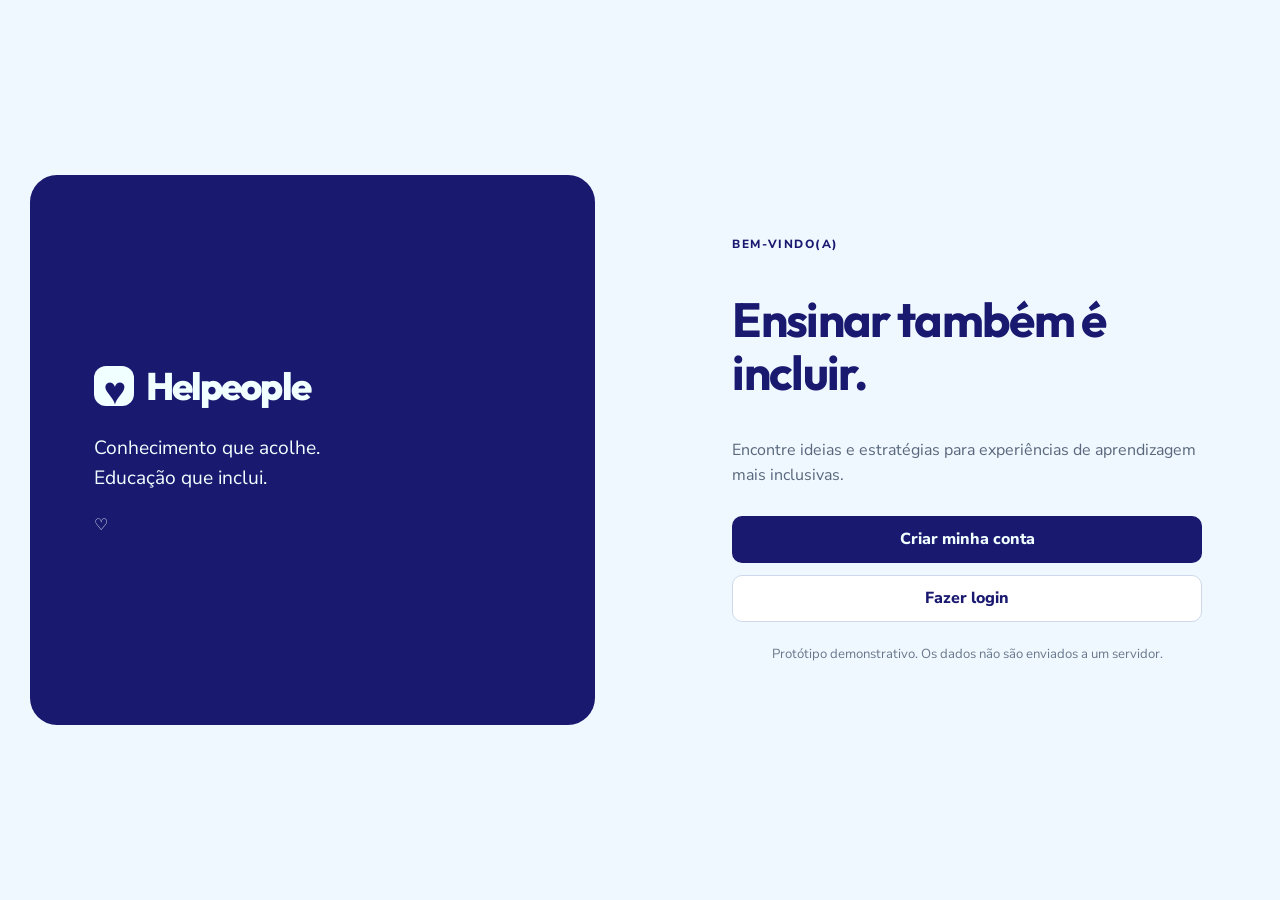
<file: index.html>
<!doctype html>
<html lang="pt-BR">
    <head>
        <meta charset="utf-8">
        <meta name="viewport" content="width=device-width,initial-scale=1">
        <title>Helpeople | Bem-vindo</title><link rel="stylesheet" href="css/style.css">
        <link rel="stylesheet" href="css/auth.css"></head><body class="auth-page"><main class="auth-layout"><section class="brand-panel"><a class="brand brand-large" href="index.html"><span class="brand-mark">♥</span>Helpeople</a><p>Conhecimento que acolhe.<br>Educação que inclui.</p><div class="brand-art">♡</div></section><section class="auth-card"><a class="brand brand-mobile" href="index.html"><span class="brand-mark">♥</span>Helpeople</a><p class="eyebrow">BEM-VINDO(A)</p><h1>Ensinar também é incluir.</h1><p class="muted">Encontre ideias e estratégias para experiências de aprendizagem mais inclusivas.</p><a class="button primary full" href="cadastro.html">Criar minha conta</a><a class="button secondary full" href="login.html">Fazer login</a><p class="tiny-note">Protótipo demonstrativo. Os dados não são enviados a um servidor.</p></section></main></body>
</html>
</file>
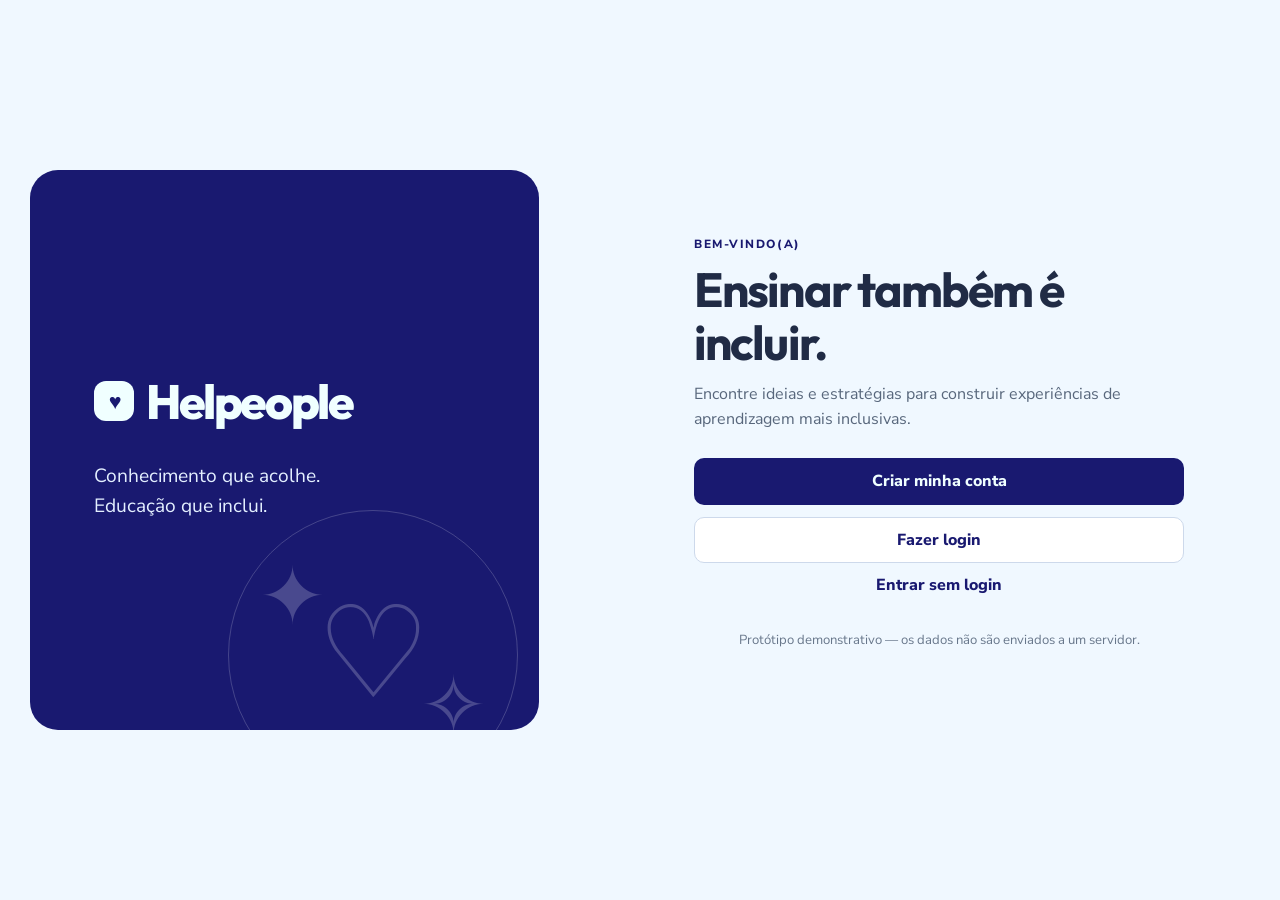
<file: helpeople-prototipo/index.html>
<!doctype html>
<html lang="pt-BR">
<head>
  <meta charset="utf-8"><meta name="viewport" content="width=device-width, initial-scale=1">
  <meta name="theme-color" content="#191970"><title>Helpeople | Bem-vindo</title>
  <link rel="stylesheet" href="css/style.css"><link rel="stylesheet" href="css/autenticacao.css">
</head>
<body class="auth-page">
  <main class="auth-layout">
    <section class="brand-panel">
      <a class="brand brand-large" href="index.html"><span class="brand-mark" aria-hidden="true">♥</span><span>Helpeople</span></a>
      <p>Conhecimento que acolhe.<br>Educação que inclui.</p>
      <div class="brand-art" aria-hidden="true"><span>✦</span><span>♡</span><span>✧</span></div>
    </section>
    <section class="auth-card">
      <a class="brand brand-mobile" href="index.html"><span class="brand-mark" aria-hidden="true">♥</span><span>Helpeople</span></a>
      <p class="eyebrow">BEM-VINDO(A)</p><h1>Ensinar também é incluir.</h1>
      <p class="muted">Encontre ideias e estratégias para construir experiências de aprendizagem mais inclusivas.</p>
      <a class="button primary full" href="cadastro.html">Criar minha conta</a>
      <a class="button secondary full" href="login.html">Fazer login</a>
      <button class="text-button full" type="button" data-go="inicio.html">Entrar sem login</button>
      <p class="tiny-note">Protótipo demonstrativo — os dados não são enviados a um servidor.</p>
    </section>
  </main>
  <script src="js/app.js"></script>
</body></html>
</file>
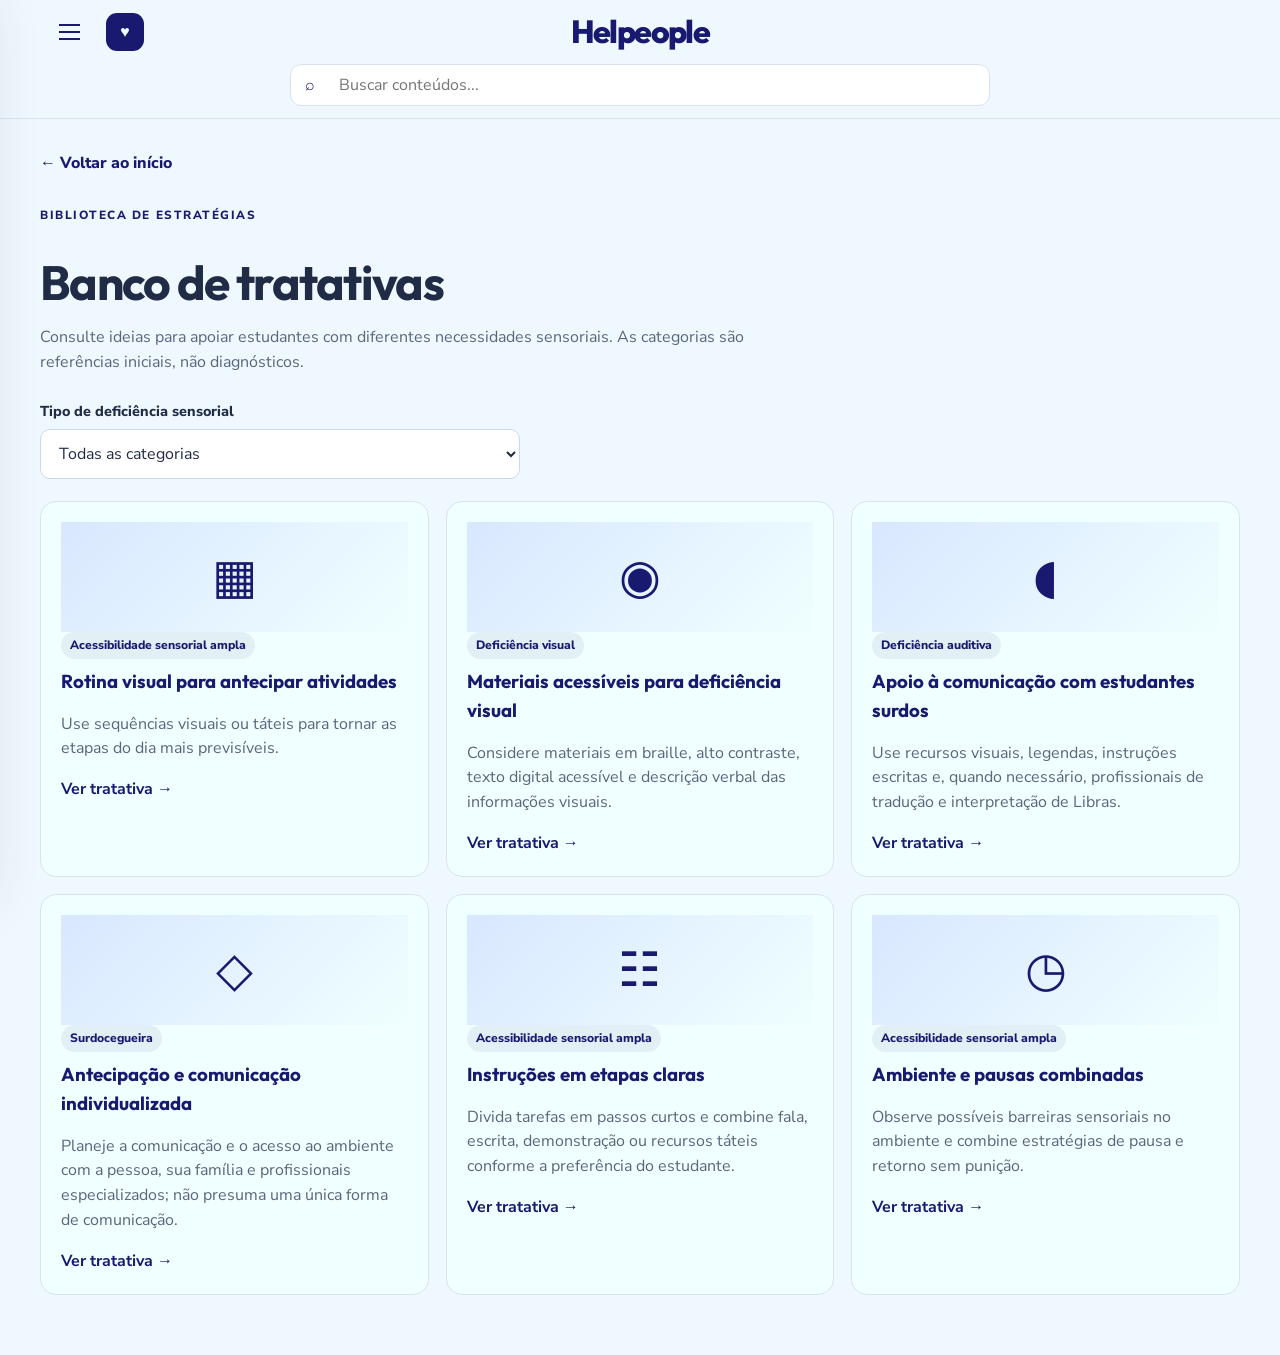
<file: banco-tratativas.html>
<!doctype html><html lang="pt-BR"><head><meta charset="utf-8"><meta name="viewport" content="width=device-width,initial-scale=1"><title>Banco de tratativas | Helpeople</title><link rel="stylesheet" href="css/style.css"></head><body class="app-page"><header class="site-header"><div class="header-top"><button class="menu-toggle" aria-label="Abrir menu" aria-expanded="false"><span></span><span></span><span></span></button><a class="header-logo" href="inicio.html" aria-label="Início">♥</a><a class="site-title" href="inicio.html">Helpeople</a></div><div class="header-search"><span>⌕</span><input id="site-search" type="search" placeholder="Buscar conteúdos..." aria-label="Buscar conteúdos"></div></header><div class="menu-backdrop" hidden></div><nav class="site-menu" aria-hidden="true"><a href="conta.html">♙ &nbsp; Minha conta</a><a href="configuracoes.html">⚙ &nbsp; Configurações</a><a href="index.html">↪ &nbsp; Sair para a tela inicial</a></nav>
<main class="page-content"><a class="back-link" href="inicio.html">← Voltar ao início</a><div class="page-intro"><p class="eyebrow">BIBLIOTECA DE ESTRATÉGIAS</p><h1>Banco de tratativas</h1><p class="muted">Consulte ideias para apoiar estudantes com diferentes necessidades sensoriais. As categorias são referências iniciais, não diagnósticos.</p></div><div class="filter-bar"><label for="sensory-filter">Tipo de deficiência sensorial</label><select id="sensory-filter"><option value="todas">Todas as categorias</option><option value="visual">Deficiência visual</option><option value="auditiva">Deficiência auditiva</option><option value="surdocegueira">Surdocegueira</option><option value="multissensorial">Acessibilidade sensorial ampla</option></select></div><div class="catalog-grid" id="treatment-catalog"></div></main><script src="js/app.js"></script><script src="js/catalog.js"></script></body></html>
</file>
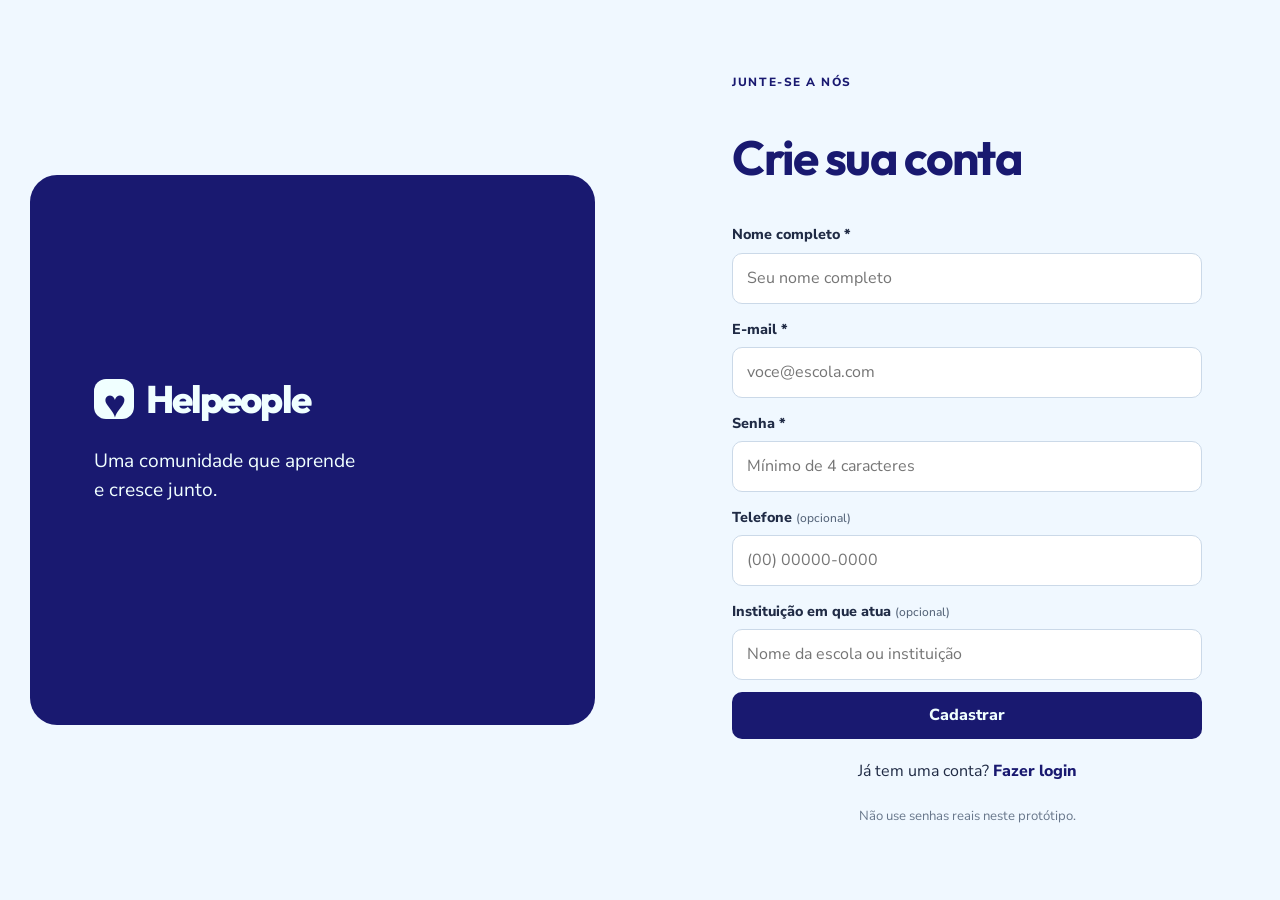
<file: cadastro.html>
<!doctype html><html lang="pt-BR"><head><meta charset="utf-8"><meta name="viewport" content="width=device-width,initial-scale=1"><title>Cadastro | Helpeople</title><link rel="stylesheet" href="css/style.css"><link rel="stylesheet" href="css/auth.css"></head><body class="auth-page"><main class="auth-layout"><section class="brand-panel"><a class="brand brand-large" href="index.html"><span class="brand-mark">♥</span>Helpeople</a><p>Uma comunidade que aprende<br>e cresce junto.</p></section><section class="auth-card"><a class="brand brand-mobile" href="index.html"><span class="brand-mark">♥</span>Helpeople</a><p class="eyebrow">JUNTE-SE A NÓS</p><h1>Crie sua conta</h1><form id="register-form"><label for="name">Nome completo *</label><input id="name" name="name" required autocomplete="name" placeholder="Seu nome completo"><label for="email">E-mail *</label><input id="email" name="email" type="email" required autocomplete="email" placeholder="voce@escola.com"><label for="password">Senha *</label><input id="password" name="password" type="password" minlength="4" required autocomplete="new-password" placeholder="Mínimo de 4 caracteres"><label for="phone">Telefone <small>(opcional)</small></label><input id="phone" name="phone" type="tel" autocomplete="tel" placeholder="(00) 00000-0000"><label for="institution">Instituição em que atua <small>(opcional)</small></label><input id="institution" name="institution" placeholder="Nome da escola ou instituição"><button class="button primary full" type="submit">Cadastrar</button></form><p class="switch-auth">Já tem uma conta? <a href="login.html">Fazer login</a></p><p class="tiny-note">Não use senhas reais neste protótipo.</p></section></main><script src="js/auth.js"></script></body></html>
</file>
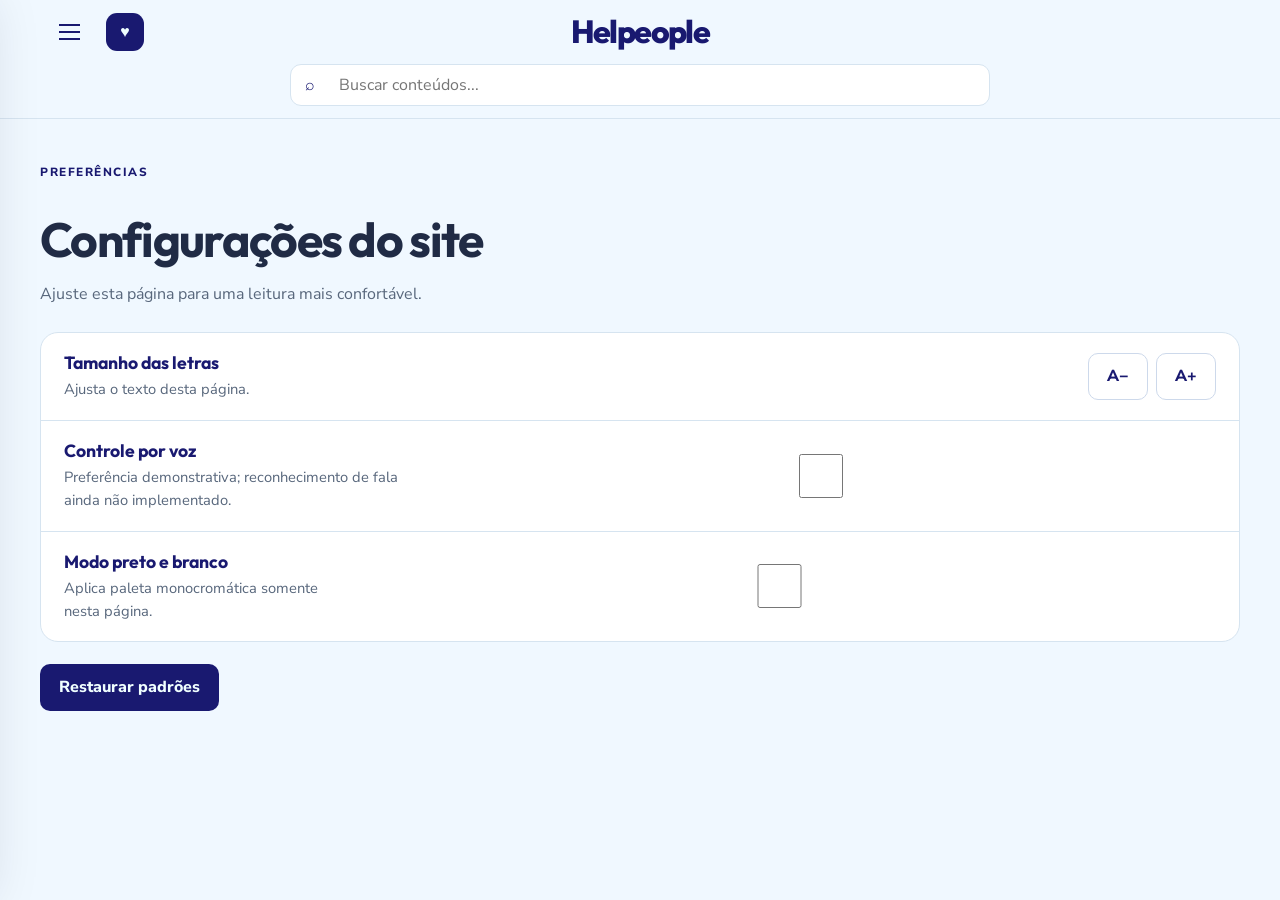
<file: configuracoes.html>
<!doctype html><html lang="pt-BR"><head><meta charset="utf-8"><meta name="viewport" content="width=device-width,initial-scale=1"><title>Configurações | Helpeople</title><link rel="stylesheet" href="css/style.css"></head><body class="app-page"><header class="site-header"><div class="header-top"><button class="menu-toggle" aria-label="Abrir menu" aria-expanded="false"><span></span><span></span><span></span></button><a class="header-logo" href="inicio.html" aria-label="Início">♥</a><a class="site-title" href="inicio.html">Helpeople</a></div><div class="header-search"><span>⌕</span><input id="site-search" type="search" placeholder="Buscar conteúdos..." aria-label="Buscar conteúdos"></div></header><div class="menu-backdrop" hidden></div><nav class="site-menu" aria-hidden="true"><a href="conta.html">♙ &nbsp; Minha conta</a><a href="configuracoes.html">⚙ &nbsp; Configurações</a><a href="index.html">↪ &nbsp; Sair para a tela inicial</a></nav>
<main class="page-content"><div class="page-intro"><p class="eyebrow">PREFERÊNCIAS</p><h1>Configurações do site</h1><p class="muted">Ajuste esta página para uma leitura mais confortável.</p></div><section class="preferences-card"><article class="preference-row"><div><h2>Tamanho das letras</h2><p>Ajusta o texto desta página.</p></div><div class="button-group"><button class="button secondary" id="font-down">A−</button><button class="button secondary" id="font-up">A+</button></div></article><article class="preference-row"><div><h2>Controle por voz</h2><p>Preferência demonstrativa; reconhecimento de fala ainda não implementado.</p></div><input type="checkbox" id="voice-toggle" aria-label="Ativar controle por voz"></article><article class="preference-row"><div><h2>Modo preto e branco</h2><p>Aplica paleta monocromática somente nesta página.</p></div><input type="checkbox" id="mono-toggle" aria-label="Ativar modo preto e branco"></article></section><button class="button primary" id="reset-settings">Restaurar padrões</button></main><script src="js/app.js"></script><script src="js/settings.js"></script></body></html>
</file>
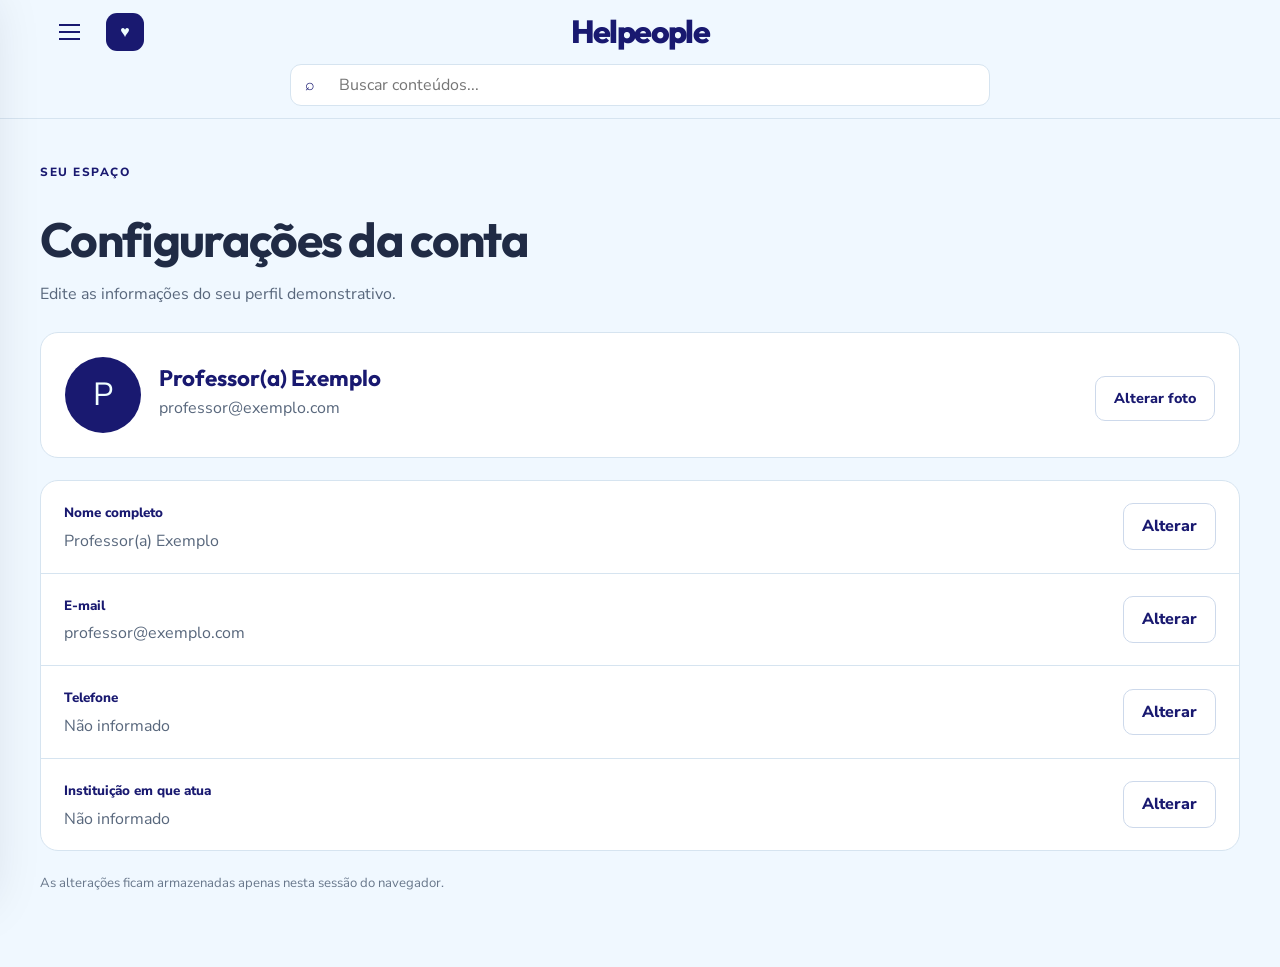
<file: conta.html>
<!doctype html><html lang="pt-BR"><head><meta charset="utf-8"><meta name="viewport" content="width=device-width,initial-scale=1"><title>Minha conta | Helpeople</title><link rel="stylesheet" href="css/style.css"></head><body class="app-page"><header class="site-header"><div class="header-top"><button class="menu-toggle" aria-label="Abrir menu" aria-expanded="false"><span></span><span></span><span></span></button><a class="header-logo" href="inicio.html" aria-label="Início">♥</a><a class="site-title" href="inicio.html">Helpeople</a></div><div class="header-search"><span>⌕</span><input id="site-search" type="search" placeholder="Buscar conteúdos..." aria-label="Buscar conteúdos"></div></header><div class="menu-backdrop" hidden></div><nav class="site-menu" aria-hidden="true"><a href="conta.html">♙ &nbsp; Minha conta</a><a href="configuracoes.html">⚙ &nbsp; Configurações</a><a href="index.html">↪ &nbsp; Sair para a tela inicial</a></nav>
<main class="page-content"><div class="page-intro"><p class="eyebrow">SEU ESPAÇO</p><h1>Configurações da conta</h1><p class="muted">Edite as informações do seu perfil demonstrativo.</p></div><section class="profile-card"><div class="profile-avatar" id="avatar">P</div><div class="profile-main"><h2 id="profile-name">Professor(a) Exemplo</h2><p id="profile-email">professor@exemplo.com</p></div><label class="button secondary file-button">Alterar foto<input id="photo-input" type="file" accept="image/*" hidden></label></section><section class="settings-list" id="profile-fields"></section><p class="prototype-note">As alterações ficam armazenadas apenas nesta sessão do navegador.</p></main><dialog id="edit-dialog"><form id="edit-form"><button type="button" id="close-dialog" class="dialog-close" aria-label="Fechar">×</button><h2 id="dialog-title">Editar informação</h2><label id="dialog-label" for="dialog-input">Novo valor</label><input id="dialog-input" required><div class="dialog-actions"><button type="button" class="button secondary" id="cancel-edit">Cancelar</button><button class="button primary" type="submit">Salvar</button></div></form></dialog><script src="js/app.js"></script><script src="js/account.js"></script></body></html>
</file>
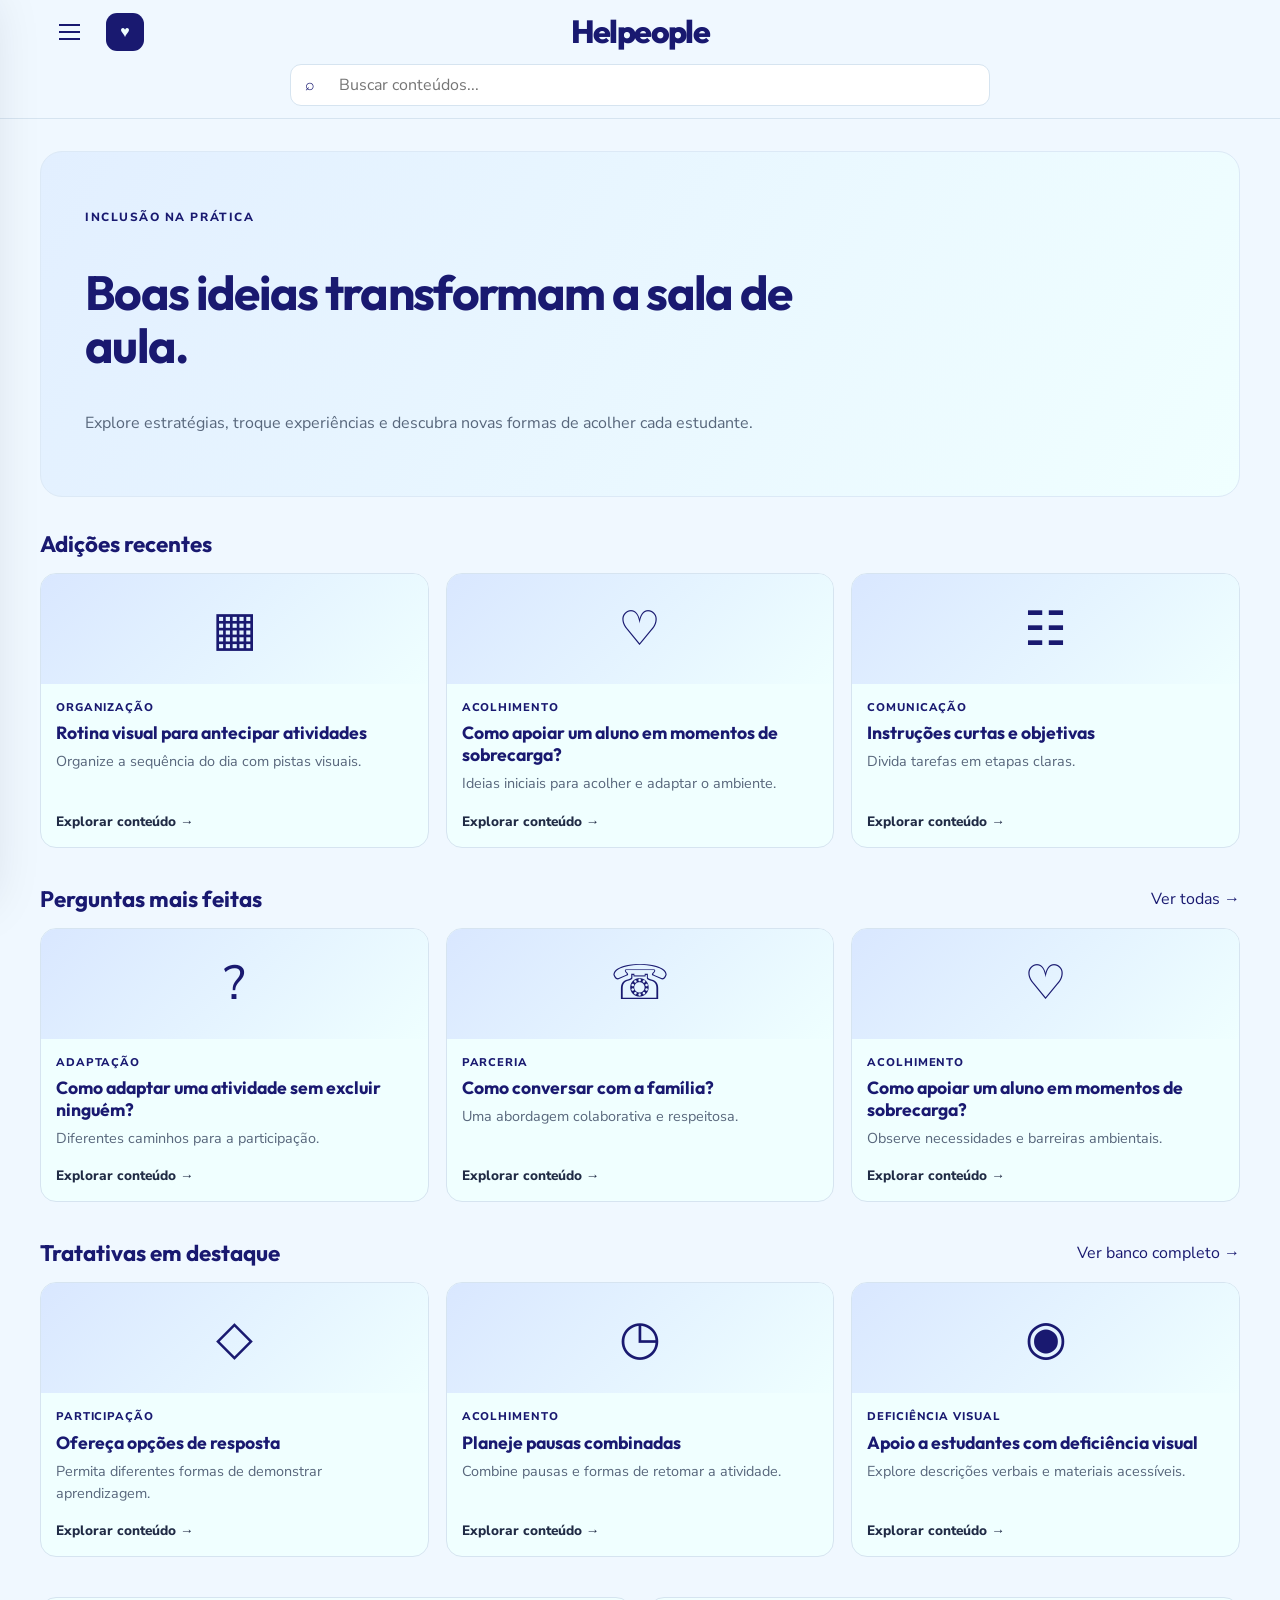
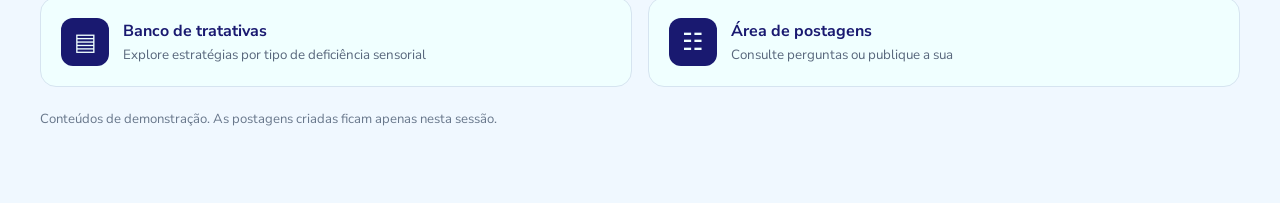
<file: inicio.html>
<!doctype html><html lang="pt-BR"><head><meta charset="utf-8"><meta name="viewport" content="width=device-width,initial-scale=1"><title>Início | Helpeople</title><link rel="stylesheet" href="css/style.css"></head><body class="app-page"><header class="site-header"><div class="header-top"><button class="menu-toggle" aria-label="Abrir menu" aria-expanded="false"><span></span><span></span><span></span></button><a class="header-logo" href="inicio.html" aria-label="Início">♥</a><a class="site-title" href="inicio.html">Helpeople</a></div><div class="header-search"><span>⌕</span><input id="site-search" type="search" placeholder="Buscar conteúdos..." aria-label="Buscar conteúdos"></div></header><div class="menu-backdrop" hidden></div><nav class="site-menu" aria-hidden="true"><a href="conta.html">♙ &nbsp; Minha conta</a><a href="configuracoes.html">⚙ &nbsp; Configurações</a><a href="index.html">↪ &nbsp; Sair para a tela inicial</a></nav>
<main class="page-content"><section class="welcome-block"><p class="eyebrow">INCLUSÃO NA PRÁTICA</p><h1>Boas ideias transformam a sala de aula.</h1><p>Explore estratégias, troque experiências e descubra novas formas de acolher cada estudante.</p></section>
<section class="content-section"><div class="section-heading"><h2>Adições recentes</h2></div><div class="content-row" id="recent-list"></div></section>
<section class="content-section"><div class="section-heading"><h2>Perguntas mais feitas</h2><a href="postagens.html">Ver todas →</a></div><div class="content-row" id="questions-list"></div></section>
<section class="content-section"><div class="section-heading"><h2>Tratativas em destaque</h2><a href="banco-tratativas.html">Ver banco completo →</a></div><div class="content-row" id="featured-list"></div></section>
<section class="quick-links" aria-label="Áreas principais"><a href="banco-tratativas.html"><span>▤</span><strong>Banco de tratativas</strong><small>Explore estratégias por tipo de deficiência sensorial</small></a><a href="postagens.html"><span>☷</span><strong>Área de postagens</strong><small>Consulte perguntas ou publique a sua</small></a></section>
<p class="prototype-note">Conteúdos de demonstração. As postagens criadas ficam apenas nesta sessão.</p></main><script src="js/app.js"></script><script src="js/home.js"></script></body></html>
</file>
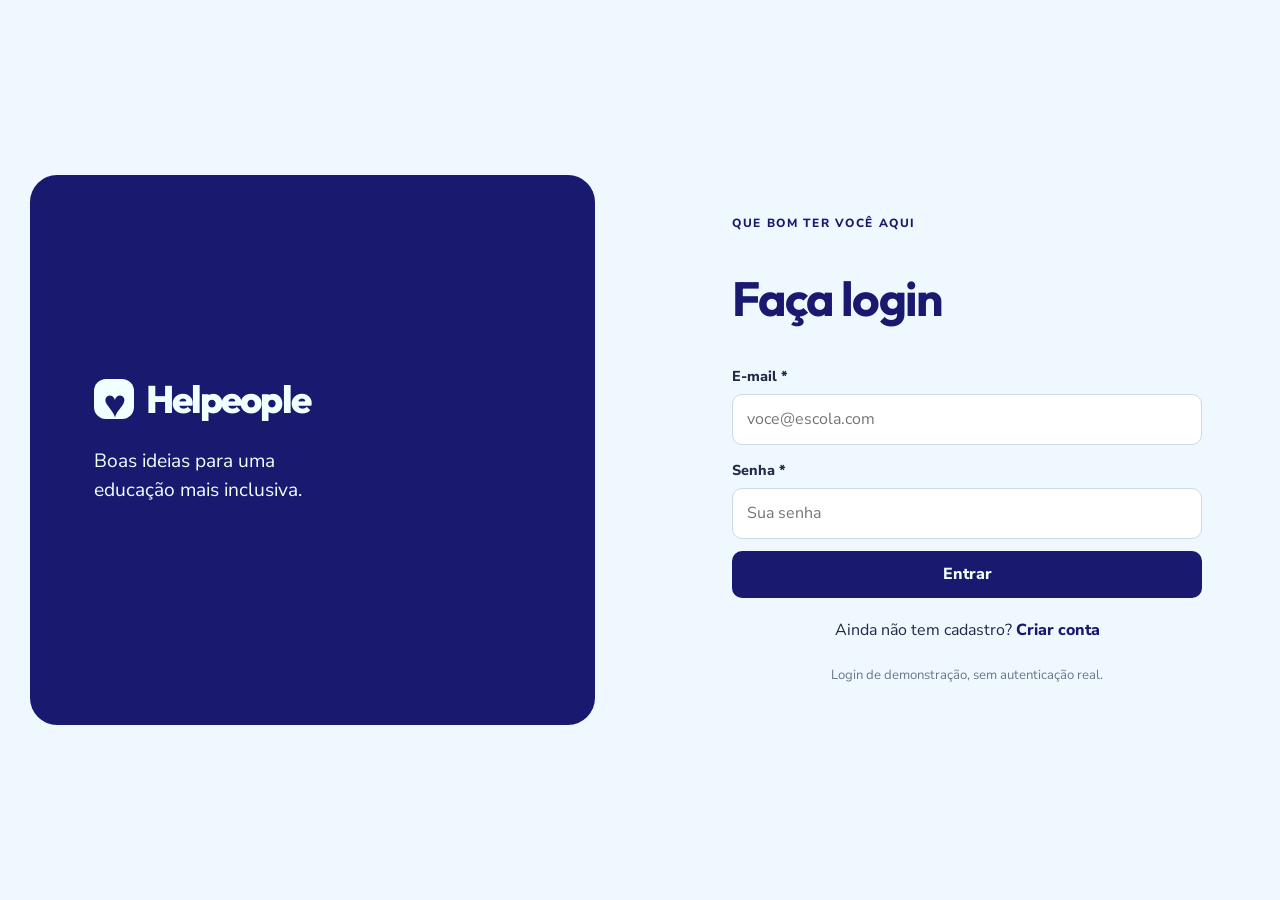
<file: login.html>
<!doctype html><html lang="pt-BR"><head><meta charset="utf-8"><meta name="viewport" content="width=device-width,initial-scale=1"><title>Login | Helpeople</title><link rel="stylesheet" href="css/style.css"><link rel="stylesheet" href="css/auth.css"></head><body class="auth-page"><main class="auth-layout"><section class="brand-panel"><a class="brand brand-large" href="index.html"><span class="brand-mark">♥</span>Helpeople</a><p>Boas ideias para uma<br>educação mais inclusiva.</p></section><section class="auth-card"><a class="brand brand-mobile" href="index.html"><span class="brand-mark">♥</span>Helpeople</a><p class="eyebrow">QUE BOM TER VOCÊ AQUI</p><h1>Faça login</h1><form id="login-form"><label for="email">E-mail *</label><input id="email" name="email" type="email" required autocomplete="email" placeholder="voce@escola.com"><label for="password">Senha *</label><input id="password" name="password" type="password" required autocomplete="current-password" placeholder="Sua senha"><button class="button primary full" type="submit">Entrar</button></form><p class="switch-auth">Ainda não tem cadastro? <a href="cadastro.html">Criar conta</a></p><p class="tiny-note">Login de demonstração, sem autenticação real.</p></section></main><script src="js/auth.js"></script></body></html>
</file>
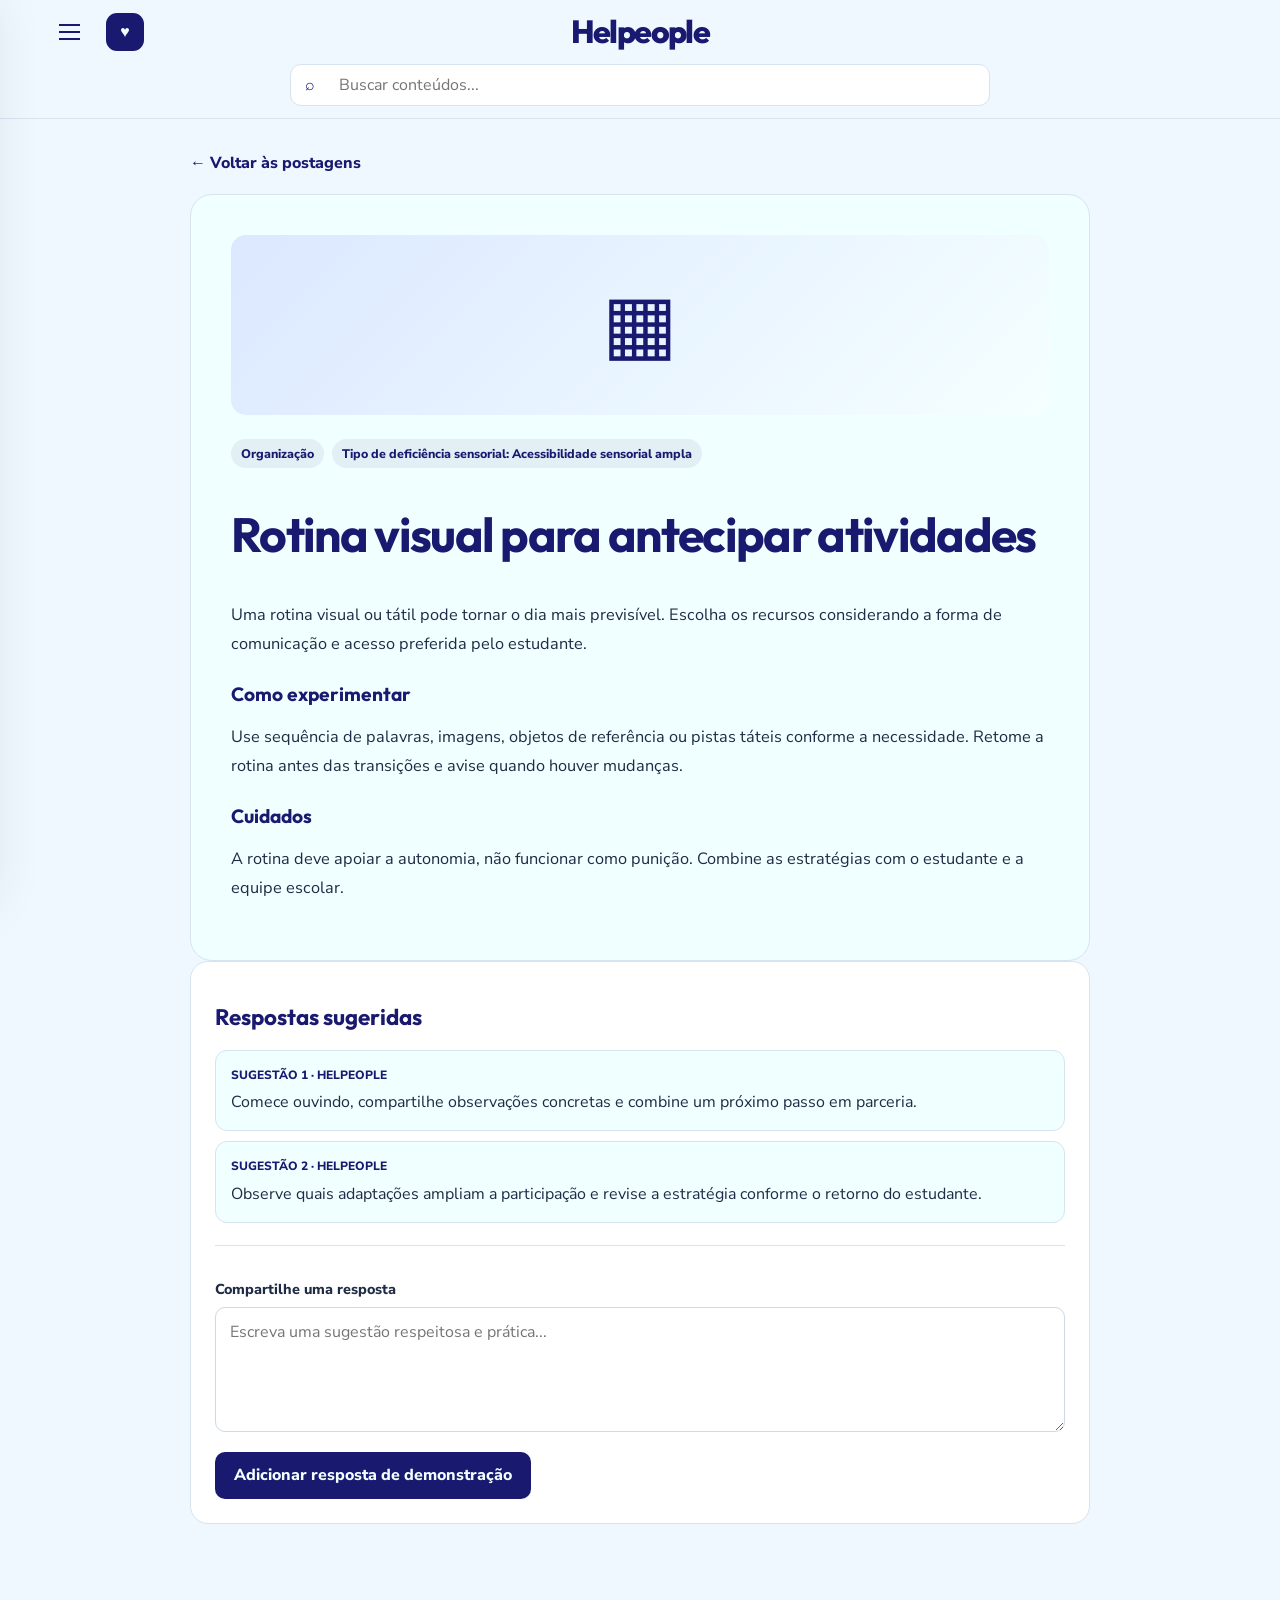
<file: pergunta.html>
<!doctype html><html lang="pt-BR"><head><meta charset="utf-8"><meta name="viewport" content="width=device-width,initial-scale=1"><title>Pergunta | Helpeople</title><link rel="stylesheet" href="css/style.css"></head><body class="app-page"><header class="site-header"><div class="header-top"><button class="menu-toggle" aria-label="Abrir menu" aria-expanded="false"><span></span><span></span><span></span></button><a class="header-logo" href="inicio.html" aria-label="Início">♥</a><a class="site-title" href="inicio.html">Helpeople</a></div><div class="header-search"><span>⌕</span><input id="site-search" type="search" placeholder="Buscar conteúdos..." aria-label="Buscar conteúdos"></div></header><div class="menu-backdrop" hidden></div><nav class="site-menu" aria-hidden="true"><a href="conta.html">♙ &nbsp; Minha conta</a><a href="configuracoes.html">⚙ &nbsp; Configurações</a><a href="index.html">↪ &nbsp; Sair para a tela inicial</a></nav><main class="page-content article-page"><a class="back-link" href="postagens.html">← Voltar às postagens</a><article class="article-card" id="article-content"></article><section class="answers-panel"><h2>Respostas sugeridas</h2><div id="suggested-answers"></div><form id="answer-form"><label for="answer-text">Compartilhe uma resposta</label><textarea id="answer-text" rows="4" required placeholder="Escreva uma sugestão respeitosa e prática..."></textarea><button class="button primary" type="submit">Adicionar resposta de demonstração</button></form><div id="community-answers"></div></section></main><script src="js/app.js"></script><script src="js/content.js"></script></body></html>
</file>
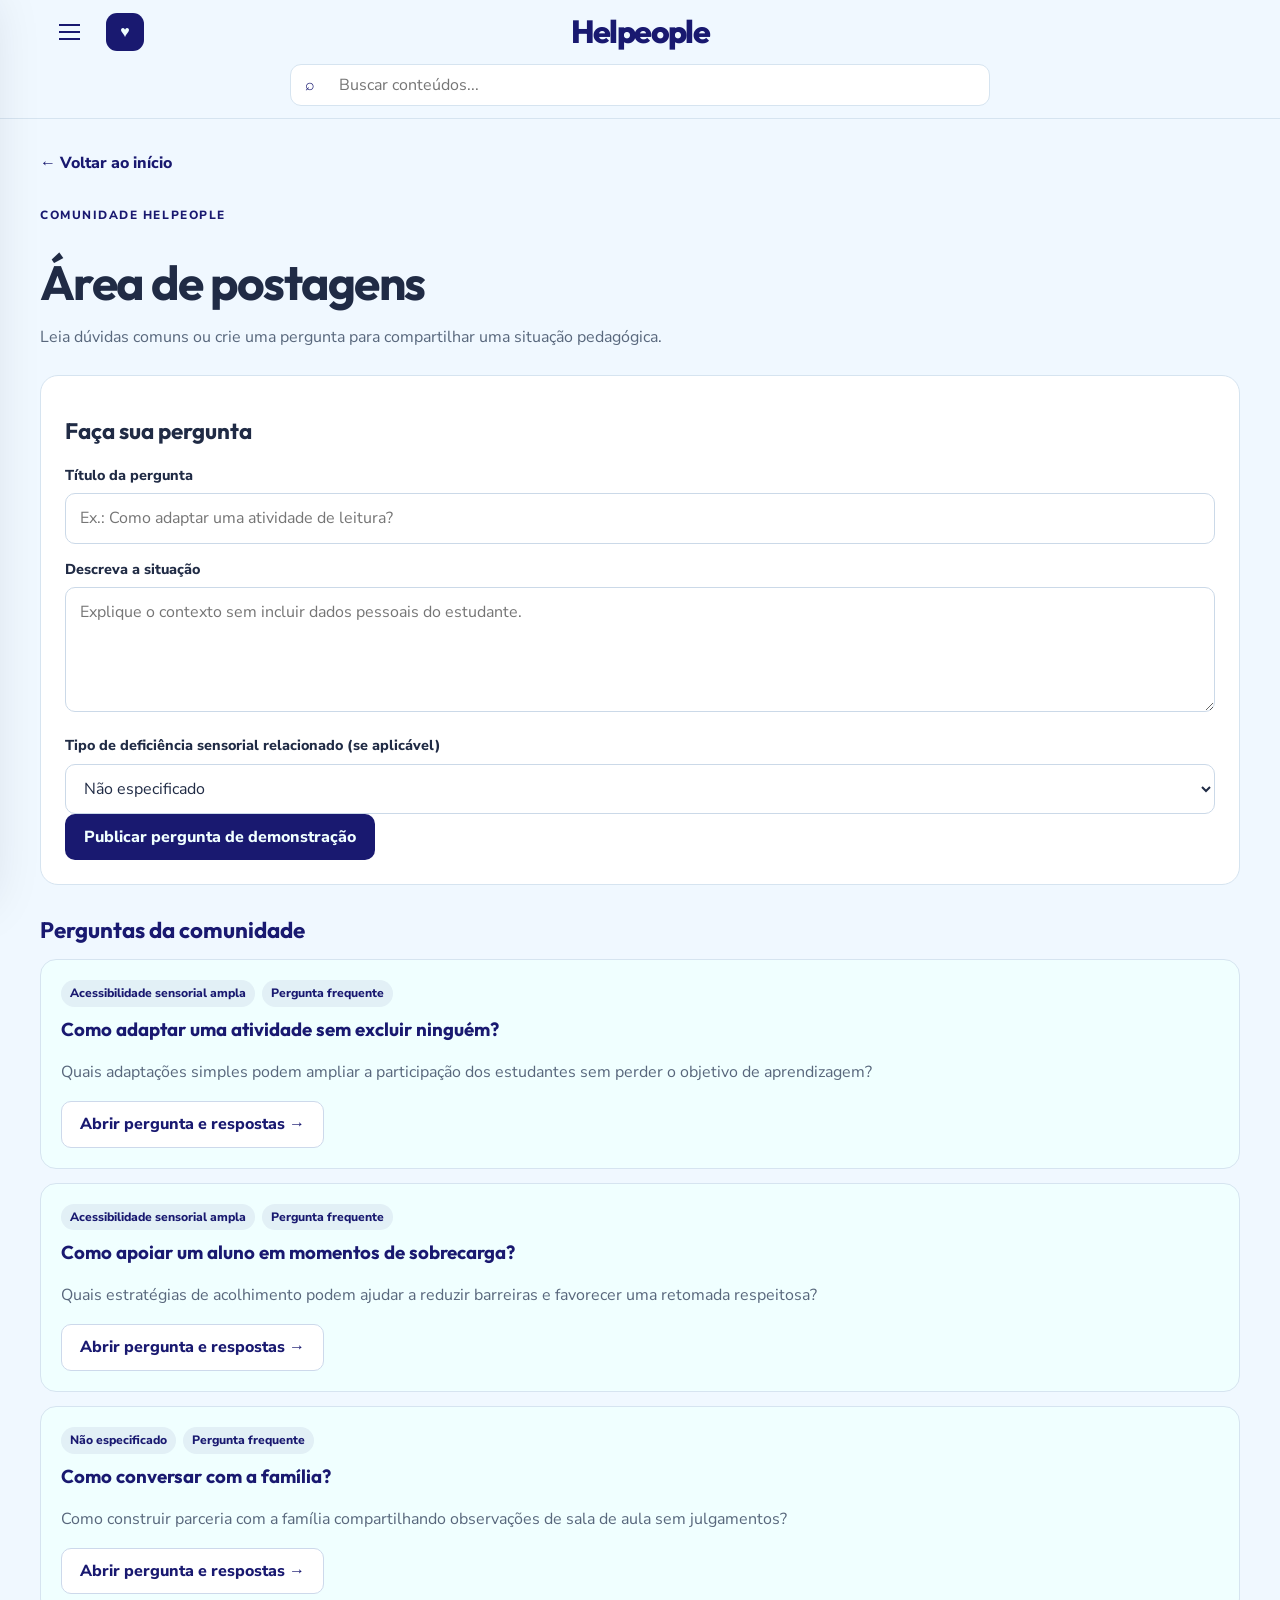
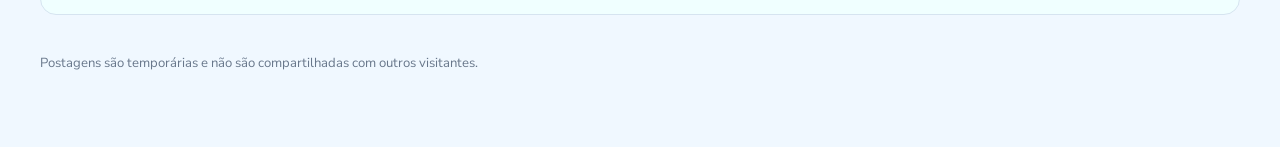
<file: postagens.html>
<!doctype html><html lang="pt-BR"><head><meta charset="utf-8"><meta name="viewport" content="width=device-width,initial-scale=1"><title>Postagens | Helpeople</title><link rel="stylesheet" href="css/style.css"></head><body class="app-page"><header class="site-header"><div class="header-top"><button class="menu-toggle" aria-label="Abrir menu" aria-expanded="false"><span></span><span></span><span></span></button><a class="header-logo" href="inicio.html" aria-label="Início">♥</a><a class="site-title" href="inicio.html">Helpeople</a></div><div class="header-search"><span>⌕</span><input id="site-search" type="search" placeholder="Buscar conteúdos..." aria-label="Buscar conteúdos"></div></header><div class="menu-backdrop" hidden></div><nav class="site-menu" aria-hidden="true"><a href="conta.html">♙ &nbsp; Minha conta</a><a href="configuracoes.html">⚙ &nbsp; Configurações</a><a href="index.html">↪ &nbsp; Sair para a tela inicial</a></nav>
<main class="page-content"><a class="back-link" href="inicio.html">← Voltar ao início</a><div class="page-intro"><p class="eyebrow">COMUNIDADE HELPEOPLE</p><h1>Área de postagens</h1><p class="muted">Leia dúvidas comuns ou crie uma pergunta para compartilhar uma situação pedagógica.</p></div>
<section class="compose-card"><h2>Faça sua pergunta</h2><form id="post-form"><label for="post-title">Título da pergunta</label><input id="post-title" required maxlength="120" placeholder="Ex.: Como adaptar uma atividade de leitura?"><label for="post-body">Descreva a situação</label><textarea id="post-body" rows="4" required maxlength="1500" placeholder="Explique o contexto sem incluir dados pessoais do estudante."></textarea><label for="post-sensory">Tipo de deficiência sensorial relacionado (se aplicável)</label><select id="post-sensory"><option value="Não especificado">Não especificado</option><option value="Deficiência visual">Deficiência visual</option><option value="Deficiência auditiva">Deficiência auditiva</option><option value="Surdocegueira">Surdocegueira</option><option value="Acessibilidade sensorial ampla">Acessibilidade sensorial ampla</option></select><button class="button primary" type="submit">Publicar pergunta de demonstração</button></form></section>
<section class="content-section"><div class="section-heading"><h2>Perguntas da comunidade</h2></div><div class="post-list" id="post-list"></div></section><p class="prototype-note">Postagens são temporárias e não são compartilhadas com outros visitantes.</p></main><script src="js/app.js"></script><script src="js/posts.js"></script></body></html>
</file>
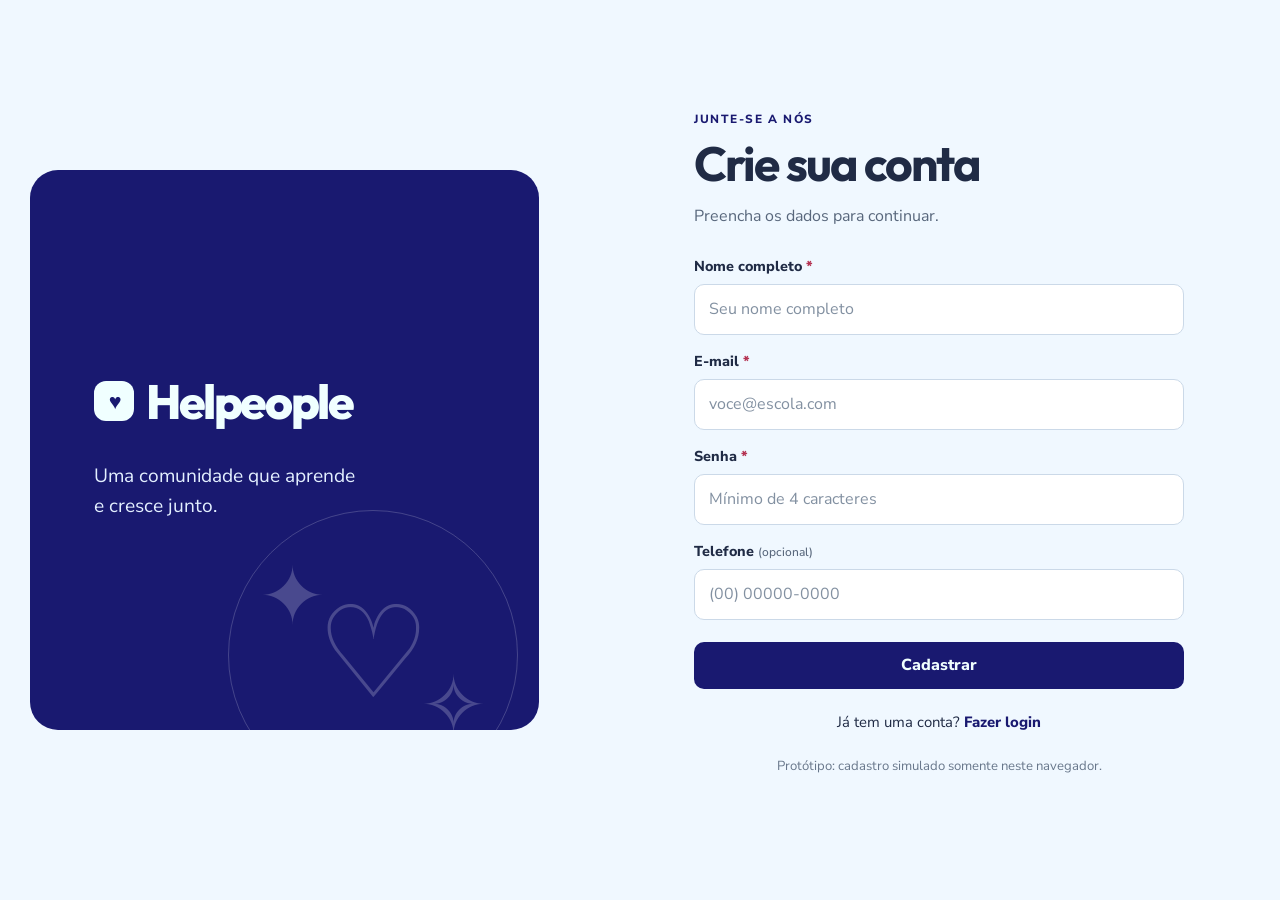
<file: helpeople-prototipo/cadastro.html>
<!doctype html>
<html lang="pt-BR"><head><meta charset="utf-8"><meta name="viewport" content="width=device-width, initial-scale=1"><title>Cadastro | Helpeople</title><link rel="stylesheet" href="css/style.css"><link rel="stylesheet" href="css/autenticacao.css"></head>
<body class="auth-page"><main class="auth-layout compact">
  <section class="brand-panel"><a class="brand brand-large" href="index.html"><span class="brand-mark">♥</span><span>Helpeople</span></a><p>Uma comunidade que aprende<br>e cresce junto.</p><div class="brand-art" aria-hidden="true"><span>✦</span><span>♡</span><span>✧</span></div></section>
  <section class="auth-card"><a class="brand brand-mobile" href="index.html"><span class="brand-mark">♥</span><span>Helpeople</span></a>
  <p class="eyebrow">JUNTE-SE A NÓS</p><h1>Crie sua conta</h1><p class="muted">Preencha os dados para continuar.</p>
  <form id="register-form">
    <label for="full-name">Nome completo <span>*</span></label><input id="full-name" name="name" autocomplete="name" required placeholder="Seu nome completo">
    <label for="register-email">E-mail <span>*</span></label><input id="register-email" name="email" type="email" autocomplete="email" required placeholder="voce@escola.com">
    <label for="register-password">Senha <span>*</span></label><input id="register-password" name="password" type="password" autocomplete="new-password" minlength="4" required placeholder="Mínimo de 4 caracteres">
    <label for="phone">Telefone <small>(opcional)</small></label><input id="phone" name="phone" type="tel" autocomplete="tel" placeholder="(00) 00000-0000">
    <button class="button primary full" type="submit">Cadastrar</button>
  </form><p class="switch-auth">Já tem uma conta? <a href="login.html">Fazer login</a></p>
  <p class="tiny-note">Protótipo: cadastro simulado somente neste navegador.</p></section>
</main><script src="js/app.js"></script><script src="js/autenticacao.js"></script></body></html>
</file>
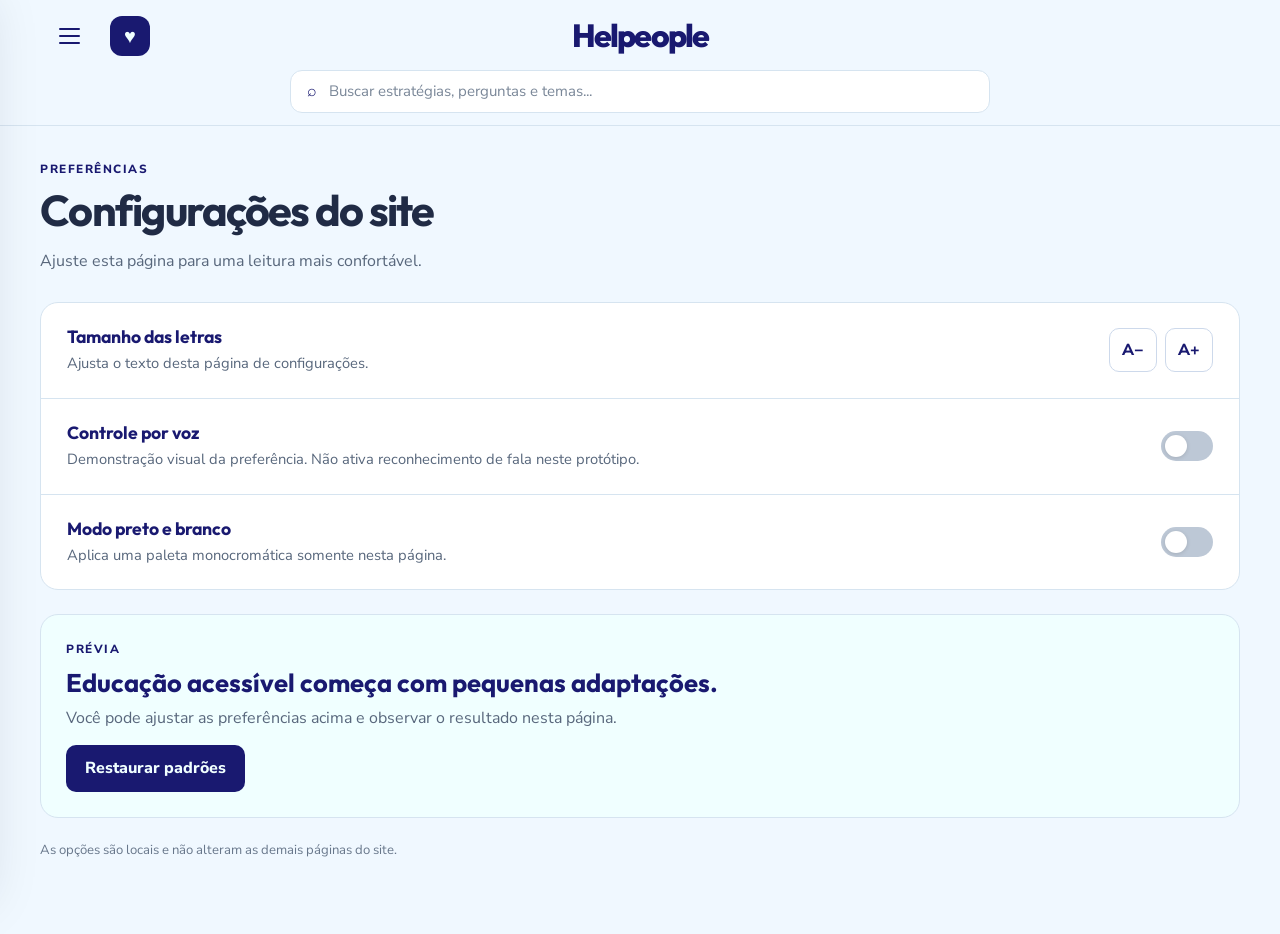
<file: helpeople-prototipo/configuracoes.html>
<!doctype html>
<html lang="pt-BR"><head><meta charset="utf-8"><meta name="viewport" content="width=device-width, initial-scale=1"><title>Configurações | Helpeople</title><link rel="stylesheet" href="css/style.css"><link rel="stylesheet" href="css/configuracoes.css"></head>
<body class="app-page"><header class="site-header">
  <div class="header-top">
    <button class="menu-toggle" type="button" aria-label="Abrir menu" aria-expanded="false" aria-controls="site-menu"><span></span><span></span><span></span></button>
    <a class="header-logo" href="inicio.html" aria-label="Helpeople - início"><span class="brand-mark">♥</span></a>
    <a class="site-title" href="inicio.html">Helpeople</a>
    <div class="header-spacer"></div>
  </div>
  <div class="header-search"><label class="sr-only" for="site-search">Buscar conteúdos</label><span aria-hidden="true">⌕</span><input id="site-search" type="search" placeholder="Buscar estratégias, perguntas e temas..." autocomplete="off"></div>
</header>
<div class="menu-backdrop" hidden></div>
<nav class="site-menu" id="site-menu" aria-label="Menu principal" aria-hidden="true">
  <a href="conta.html"><span class="menu-icon">♙</span><span>Minha conta</span></a>
  <a href="configuracoes.html"><span class="menu-icon">⚙</span><span>Configurações</span></a>
  <a href="index.html" data-exit><span class="menu-icon">↪</span><span>Sair para a tela inicial</span></a>
</nav>

<main class="page-content settings-content"><div class="page-intro"><p class="eyebrow">PREFERÊNCIAS</p><h1>Configurações do site</h1><p class="muted">Ajuste esta página para uma leitura mais confortável.</p></div>
<section class="preferences-card">
  <article class="preference-row"><div><h2>Tamanho das letras</h2><p class="muted">Ajusta o texto desta página de configurações.</p></div><div class="button-group"><button class="button secondary" id="font-down" aria-label="Diminuir letras">A−</button><button class="button secondary" id="font-up" aria-label="Aumentar letras">A+</button></div></article>
  <article class="preference-row"><div><h2>Controle por voz</h2><p class="muted">Demonstração visual da preferência. Não ativa reconhecimento de fala neste protótipo.</p></div><label class="switch"><input type="checkbox" id="voice-toggle"><span class="switch-track"></span><span class="sr-only">Ativar controle por voz</span></label></article>
  <article class="preference-row"><div><h2>Modo preto e branco</h2><p class="muted">Aplica uma paleta monocromática somente nesta página.</p></div><label class="switch"><input type="checkbox" id="mono-toggle"><span class="switch-track"></span><span class="sr-only">Ativar modo preto e branco</span></label></article>
</section>
<div class="preview-panel"><p class="eyebrow">PRÉVIA</p><h2>Educação acessível começa com pequenas adaptações.</h2><p>Você pode ajustar as preferências acima e observar o resultado nesta página.</p><button class="button primary" type="button" id="reset-settings">Restaurar padrões</button></div>
<p class="prototype-note">As opções são locais e não alteram as demais páginas do site.</p></main><script src="js/app.js"></script><script src="js/configuracoes.js"></script></body></html>
</file>
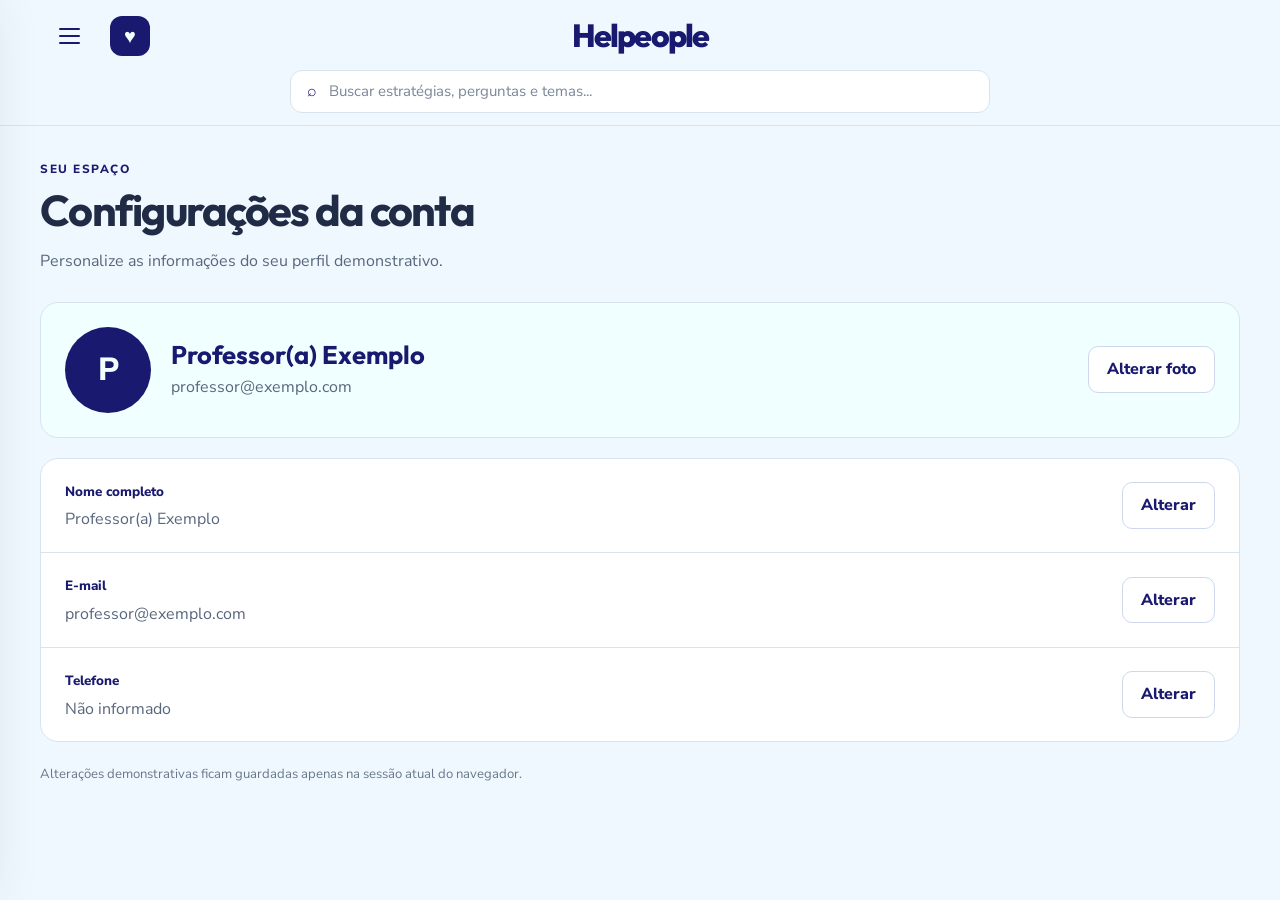
<file: helpeople-prototipo/conta.html>
<!doctype html>
<html lang="pt-BR"><head><meta charset="utf-8"><meta name="viewport" content="width=device-width, initial-scale=1"><title>Minha conta | Helpeople</title><link rel="stylesheet" href="css/style.css"><link rel="stylesheet" href="css/conta.css"></head>
<body class="app-page"><header class="site-header">
  <div class="header-top">
    <button class="menu-toggle" type="button" aria-label="Abrir menu" aria-expanded="false" aria-controls="site-menu"><span></span><span></span><span></span></button>
    <a class="header-logo" href="inicio.html" aria-label="Helpeople - início"><span class="brand-mark">♥</span></a>
    <a class="site-title" href="inicio.html">Helpeople</a>
    <div class="header-spacer"></div>
  </div>
  <div class="header-search"><label class="sr-only" for="site-search">Buscar conteúdos</label><span aria-hidden="true">⌕</span><input id="site-search" type="search" placeholder="Buscar estratégias, perguntas e temas..." autocomplete="off"></div>
</header>
<div class="menu-backdrop" hidden></div>
<nav class="site-menu" id="site-menu" aria-label="Menu principal" aria-hidden="true">
  <a href="conta.html"><span class="menu-icon">♙</span><span>Minha conta</span></a>
  <a href="configuracoes.html"><span class="menu-icon">⚙</span><span>Configurações</span></a>
  <a href="index.html" data-exit><span class="menu-icon">↪</span><span>Sair para a tela inicial</span></a>
</nav>

<main class="page-content settings-content"><div class="page-intro"><p class="eyebrow">SEU ESPAÇO</p><h1>Configurações da conta</h1><p class="muted">Personalize as informações do seu perfil demonstrativo.</p></div>
<section class="profile-card"><div class="profile-avatar" id="avatar-preview" aria-label="Foto de perfil">P</div><div class="profile-main"><h2 id="profile-name">Professor(a) Exemplo</h2><p id="profile-email">professor@exemplo.com</p></div><label class="button secondary file-button">Alterar foto<input id="photo-input" type="file" accept="image/*" hidden></label></section>
<section class="settings-list">
  <article class="setting-row"><div><span class="setting-label">Nome completo</span><p id="name-value">Professor(a) Exemplo</p></div><button class="button secondary edit-button" data-field="name">Alterar</button></article>
  <article class="setting-row"><div><span class="setting-label">E-mail</span><p id="email-value">professor@exemplo.com</p></div><button class="button secondary edit-button" data-field="email">Alterar</button></article>
  <article class="setting-row"><div><span class="setting-label">Telefone</span><p id="phone-value">Não informado</p></div><button class="button secondary edit-button" data-field="phone">Alterar</button></article>
</section><p class="prototype-note">Alterações demonstrativas ficam guardadas apenas na sessão atual do navegador.</p></main>
<dialog id="edit-dialog" class="edit-dialog"><form id="edit-form" method="dialog"><button type="button" class="dialog-close" aria-label="Fechar">×</button><h2 id="dialog-title">Editar informação</h2><label id="dialog-label" for="dialog-input">Novo valor</label><input id="dialog-input" required><div class="dialog-actions"><button class="button secondary" type="button" id="cancel-edit">Cancelar</button><button class="button primary" type="submit">Salvar</button></div></form></dialog>
<script src="js/app.js"></script><script src="js/conta.js"></script></body></html>
</file>
<file: css/style.css>
@import url('https://fonts.googleapis.com/css2?family=Nunito+Sans:wght@400;600;700;800&family=Outfit:wght@500;600;700;800&display=swap');
:root{--blue:#191970;--bg:#f0f8ff;--box:#f0ffff;--ink:#202b45;--muted:#58677c;--line:#d6e4f0;--font-scale:1}*{box-sizing:border-box}body{margin:0;background:var(--bg);color:var(--ink);font:calc(16px * var(--font-scale)) 'Nunito Sans',sans-serif;line-height:1.55}h1,h2,h3,.site-title,.brand{font-family:Outfit,sans-serif}h1{font-size:clamp(2rem,4vw,3rem);line-height:1.1;letter-spacing:-.035em}h2{font-size:1.4rem;line-height:1.2}a{color:var(--blue);text-decoration:none}button,input,textarea,select{font:inherit}input,textarea,select{width:100%;border:1px solid #cbd9e8;border-radius:10px;padding:12px 14px;background:white;color:var(--ink);min-height:44px}textarea{resize:vertical}label{display:block;font-weight:800;font-size:.9rem;margin:14px 0 7px}label small{font-weight:500;color:var(--muted)}.button{display:inline-flex;align-items:center;justify-content:center;min-height:44px;padding:10px 18px;border:1px solid transparent;border-radius:10px;font-weight:800;text-align:center;cursor:pointer;transition:filter .18s,transform .18s,box-shadow .18s}.button:hover{filter:brightness(1.18);transform:translateY(-1px);box-shadow:0 5px 14px #19197020}.primary{background:var(--blue);color:#f0ffff}.secondary{background:white;color:var(--blue);border-color:#cdd9eb}.full{width:100%}.muted{color:var(--muted)}.eyebrow{font-size:.74rem;font-weight:800;letter-spacing:.13em;color:var(--blue);margin-bottom:8px}.tiny-note,.prototype-note{font-size:.82rem;color:#68778b;margin-top:22px}.site-header{position:sticky;top:0;z-index:30;background:#f0f8fff2;backdrop-filter:blur(14px);border-bottom:1px solid var(--line);padding:8px clamp(12px,4vw,48px) 12px}.header-top{height:48px;display:flex;align-items:center;gap:16px;max-width:1400px;margin:auto}.menu-toggle{width:42px;height:42px;border:0;background:transparent;border-radius:10px;display:flex;flex-direction:column;align-items:center;justify-content:center;gap:5px;z-index:51;transition:transform .4s}.menu-toggle span{width:21px;height:2px;background:var(--blue);transition:.3s}.menu-toggle.is-open{transform:rotate(180deg)}.menu-toggle.is-open span:first-child{transform:translateY(7px) rotate(45deg)}.menu-toggle.is-open span:nth-child(2){opacity:0}.menu-toggle.is-open span:last-child{transform:translateY(-7px) rotate(-45deg)}.header-logo{width:38px;height:38px;display:grid;place-items:center;border-radius:11px;background:var(--blue);color:#f0ffff}.site-title{position:absolute;left:50%;transform:translateX(-50%);font-size:clamp(1.4rem,2.5vw,2rem);font-weight:800;letter-spacing:-.05em}.header-search{display:flex;align-items:center;gap:10px;max-width:700px;margin:8px auto 0;padding:0 14px;background:white;border:1px solid var(--line);border-radius:11px;height:42px;color:var(--blue)}.header-search input{border:0;outline:0;background:transparent;min-height:0}.menu-backdrop{position:fixed;inset:0;z-index:40;background:#11172c85;opacity:0;transition:opacity .3s}.menu-backdrop.visible{opacity:1}.site-menu{position:fixed;z-index:50;top:0;left:0;width:min(320px,84vw);height:100dvh;padding:95px 18px 24px;background:var(--box);box-shadow:20px 0 50px #10103220;transform:translateX(-110%);transition:transform .38s;display:flex;flex-direction:column;gap:10px}.site-menu.open{transform:translateX(0)}.site-menu a{padding:14px;border-radius:12px;font-weight:800}.site-menu a:hover{background:#19197010}.page-content{width:min(1200px,calc(100% - 40px));margin:auto;padding:32px 0 60px}.welcome-block{padding:clamp(24px,4vw,44px);border-radius:22px;background:linear-gradient(120deg,#e2efff,#f0ffff);border:1px solid #dce9f6;margin-bottom:34px}.welcome-block h1{max-width:760px;color:var(--blue)}.welcome-block p:not(.eyebrow){max-width:680px;color:var(--muted)}.content-section{margin:32px 0 38px}.section-heading{display:flex;align-items:center;justify-content:space-between;gap:12px;margin-bottom:15px}.section-heading h2{margin:0;color:var(--blue)}.content-row{display:grid;grid-template-columns:repeat(3,minmax(0,1fr));gap:17px}.content-card{display:flex;flex-direction:column;min-width:0;min-height:235px;background:var(--box);border:1px solid var(--line);border-radius:16px;overflow:hidden;color:var(--ink);transition:transform .2s,box-shadow .2s}.content-card:hover{transform:translateY(-3px);box-shadow:0 12px 35px #19197014}.card-art{height:110px;display:grid;place-items:center;background:linear-gradient(135deg,#d9e7ff,#efffff);font-size:3rem;color:var(--blue)}.card-body{padding:15px;display:flex;flex:1;flex-direction:column;gap:6px}.card-tag{font-size:.7rem;letter-spacing:.08em;color:var(--blue);font-weight:800;text-transform:uppercase}.card-body h3{font-size:1.1rem;line-height:1.25;margin:0;color:var(--blue)}.card-body p{font-size:.9rem;color:var(--muted);margin:0}.card-link{font-size:.85rem;font-weight:800;margin-top:auto;padding-top:10px}.quick-links{display:grid;grid-template-columns:repeat(2,minmax(0,1fr));gap:16px;margin-top:40px}.quick-links a{display:grid;grid-template-columns:48px 1fr;column-gap:14px;align-items:center;padding:20px;background:var(--box);border:1px solid var(--line);border-radius:16px}.quick-links span{grid-row:span 2;width:48px;height:48px;display:grid;place-items:center;border-radius:12px;background:var(--blue);color:#f0ffff;font-size:1.5rem}.quick-links strong{color:var(--blue)}.quick-links small{color:var(--muted)}.page-intro{max-width:760px;margin-bottom:25px}.page-intro h1{margin-bottom:10px}.back-link{display:inline-block;font-weight:800;margin-bottom:18px}.profile-card,.compose-card,.preferences-card,.answers-panel{padding:24px;background:white;border:1px solid var(--line);border-radius:18px;margin-bottom:22px}.profile-card{display:flex;align-items:center;gap:18px}.profile-avatar{width:76px;height:76px;flex:0 0 76px;display:grid;place-items:center;border-radius:50%;background:var(--blue);color:#f0ffff;font-size:2rem;background-size:cover;background-position:center}.profile-main{flex:1;min-width:0}.profile-main h2{margin:0;color:var(--blue)}.profile-main p{margin:4px 0;color:var(--muted);overflow-wrap:anywhere}.settings-list{background:white;border:1px solid var(--line);border-radius:18px;overflow:hidden}.setting-row,.preference-row{display:flex;align-items:center;justify-content:space-between;gap:18px;padding:19px 23px;border-bottom:1px solid var(--line)}.setting-row:last-child,.preference-row:last-child{border-bottom:0}.setting-row p{margin:4px 0 0;color:var(--muted);overflow-wrap:anywhere}.setting-label{font-size:.84rem;font-weight:800;color:var(--blue)}.file-button{cursor:pointer}.dialog-close{position:absolute;right:12px;top:8px;border:0;background:none;font-size:1.8rem;color:var(--muted)}dialog{width:min(440px,calc(100% - 28px));border:1px solid var(--line);border-radius:18px;padding:28px;box-shadow:0 25px 90px #0b123544}dialog::backdrop{background:#10172b80}.dialog-actions{display:flex;justify-content:flex-end;gap:10px;margin-top:20px}.preferences-card{padding:0}.preference-row h2{font-size:1.1rem;color:var(--blue);margin:0 0 5px}.preference-row p{margin:0;color:var(--muted);max-width:650px;font-size:.92rem}.button-group{display:flex;gap:8px}.mono-mode{filter:grayscale(1)}.filter-bar{max-width:480px;margin-bottom:22px}.catalog-grid{display:grid;grid-template-columns:repeat(3,minmax(0,1fr));gap:17px}.post-list{display:grid;gap:14px}.post-card,.catalog-card{padding:20px;background:var(--box);border:1px solid var(--line);border-radius:16px}.post-card h3,.catalog-card h3{margin:8px 0;color:var(--blue)}.post-card p,.catalog-card p{color:var(--muted)}.post-meta{display:flex;flex-wrap:wrap;gap:7px}.post-meta span{font-size:.76rem;font-weight:800;color:var(--blue);background:#19197010;padding:4px 9px;border-radius:99px}.article-page{max-width:900px}.article-card{padding:clamp(22px,4vw,40px);background:var(--box);border:1px solid var(--line);border-radius:22px}.article-art{display:grid;place-items:center;height:180px;background:linear-gradient(135deg,#dbe8ff,#f5ffff);border-radius:15px;font-size:5rem;color:var(--blue);margin-bottom:24px}.article-card h1{color:var(--blue)}.article-meta{display:flex;gap:8px;flex-wrap:wrap;margin-bottom:14px}.article-meta span{padding:5px 10px;border-radius:99px;background:#19197010;color:var(--blue);font-size:.78rem;font-weight:800}.article-body{font-size:1.02rem;line-height:1.8}.article-body h2{font-size:1.2rem;color:var(--blue);margin-top:24px}.article-body li{margin:7px 0}.answer-card{padding:15px;background:var(--box);border:1px solid var(--line);border-radius:12px;margin:10px 0}.answer-card p{margin:0}.answer-source{font-size:.75rem;font-weight:800;color:var(--blue);margin-bottom:6px!important}.answers-panel h2{color:var(--blue)}#answer-form{margin-top:22px;border-top:1px solid var(--line);padding-top:18px}#answer-form button{margin-top:12px}button:focus-visible,a:focus-visible,input:focus-visible,textarea:focus-visible,select:focus-visible{outline:3px solid #6b9dff;outline-offset:3px}@media(max-width:760px){.page-content{width:calc(100% - 28px);padding-top:23px}.site-header{padding:7px 12px 10px}.header-top{height:44px;gap:10px}.header-logo{width:35px;height:35px}.site-title{font-size:1.45rem}.header-search{height:40px}.content-row{display:flex;overflow-x:auto;gap:13px;padding:2px 2px 13px;scroll-snap-type:x mandatory}.content-card{flex:0 0 min(78vw,290px);scroll-snap-align:start}.catalog-grid{grid-template-columns:repeat(2,minmax(0,1fr))}.quick-links{grid-template-columns:1fr}.welcome-block{padding:24px 20px}.profile-card{flex-wrap:wrap;padding:18px}.file-button{width:100%}.setting-row,.preference-row{padding:16px;gap:10px}.setting-row .button{padding:8px 11px}.section-heading{align-items:flex-start}.article-art{height:145px}.dialog-actions{flex-direction:column-reverse}.dialog-actions .button{width:100%}}@media(max-width:480px){.catalog-grid{grid-template-columns:1fr}.profile-avatar{width:62px;height:62px;flex-basis:62px}.content-section{margin:27px 0}.compose-card,.answers-panel{padding:18px}}
</file>
<file: css/auth.css>
.auth-page{min-height:100vh}.auth-layout{min-height:100vh;display:grid;grid-template-columns:1fr 1fr;gap:clamp(30px,7vw,95px);align-items:center;max-width:1280px;margin:auto;padding:30px}.brand-panel{min-height:550px;border-radius:27px;background:var(--blue);color:#f0ffff;padding:clamp(30px,5vw,65px);display:flex;flex-direction:column;justify-content:center}.brand{display:inline-flex;align-items:center;gap:12px;font:800 2.4rem Outfit,sans-serif;letter-spacing:-.05em}.brand-large{color:#f0ffff;align-self:flex-start}.brand-mark{width:40px;height:40px;border-radius:12px;background:#f0ffff;color:var(--blue);display:inline-grid;place-items:center}.brand-panel p{font-size:1.2rem;margin-top:24px}.brand-mobile{display:none}.auth-card{width:min(100%,470px);justify-self:center}.auth-card h1{font-size:clamp(2.1rem,4vw,3rem);color:var(--blue)}.auth-card .button{margin-top:12px}.switch-auth{margin-top:20px;text-align:center}.switch-auth a{font-weight:800}.auth-card .tiny-note{text-align:center}@media(max-width:760px){.auth-layout{display:flex;flex-direction:column;justify-content:flex-start;padding:22px 20px 36px}.brand-panel{display:none}.brand-mobile{display:inline-flex;font-size:1.8rem;color:var(--blue);margin-bottom:28px}.brand-mobile .brand-mark{background:var(--blue);color:#f0ffff}.auth-card{width:min(100%,470px);margin:auto}.auth-card h1{font-size:2.2rem}}
</file>
<file: helpeople-prototipo/css/style.css>
@import url('https://fonts.googleapis.com/css2?family=Nunito+Sans:wght@400;500;600;700;800&family=Outfit:wght@500;600;700;800&display=swap');
:root{--blue:#191970;--bg:#f0f8ff;--box:#f0ffff;--ink:#202b45;--muted:#58677c;--line:#d6e4f0;--white:#fff;--radius:14px;--shadow:0 12px 35px rgba(25,25,112,.08);--font-scale:1}
*{box-sizing:border-box}html{scroll-behavior:smooth}body{margin:0;background:var(--bg);color:var(--ink);font-family:'Nunito Sans',sans-serif;font-size:calc(16px * var(--font-scale));line-height:1.55}button,input,textarea{font:inherit}a{color:var(--blue);text-decoration:none}button,a,input{ -webkit-tap-highlight-color:transparent}button{cursor:pointer}h1,h2,h3,p{margin-top:0}h1,h2,h3,.site-title,.brand{font-family:'Outfit','Nunito Sans',sans-serif}h1{font-size:clamp(2rem,4vw,3.1rem);line-height:1.1;letter-spacing:-.04em;margin-bottom:14px}h2{font-size:clamp(1.35rem,2vw,1.75rem);line-height:1.2;margin-bottom:8px}p{margin-bottom:14px}.muted{color:var(--muted)}.eyebrow{color:var(--blue);font-size:.74rem;font-weight:800;letter-spacing:.13em;margin-bottom:9px}.button{display:inline-flex;align-items:center;justify-content:center;gap:8px;min-height:44px;padding:10px 18px;border:1px solid transparent;border-radius:10px;font-weight:800;text-align:center;transition:filter .18s ease,transform .18s ease,box-shadow .18s ease}.button:hover{filter:brightness(1.18);transform:translateY(-1px);box-shadow:0 5px 14px #19197020}.button:focus-visible,a:focus-visible,button:focus-visible,input:focus-visible,textarea:focus-visible{outline:3px solid #6b9dff;outline-offset:3px}.primary{background:var(--blue);color:#f0ffff}.secondary{background:#fff;color:var(--blue);border-color:#cdd9eb}.full{width:100%}.text-button{border:0;background:transparent;color:var(--blue);font-weight:800;padding:10px;border-radius:9px}.text-button:hover{background:#1919700b}.tiny-note,.prototype-note{font-size:.82rem;color:#68778b;margin-top:22px}.sr-only{position:absolute;width:1px;height:1px;padding:0;margin:-1px;overflow:hidden;clip:rect(0,0,0,0);white-space:nowrap;border:0}
.site-header{position:sticky;top:0;z-index:30;background:rgba(240,248,255,.96);backdrop-filter:blur(14px);border-bottom:1px solid var(--line);padding:10px clamp(14px,4vw,48px) 12px}.header-top{height:52px;display:flex;align-items:center;gap:20px;max-width:1400px;margin:auto}.menu-toggle{width:42px;height:42px;border:1px solid transparent;background:transparent;border-radius:12px;display:flex;flex-direction:column;align-items:center;justify-content:center;gap:5px;z-index:51;transition:transform .45s ease,background .2s}.menu-toggle:hover{background:#1919700c}.menu-toggle span{width:21px;height:2px;border-radius:4px;background:var(--blue);transition:transform .35s,opacity .2s}.menu-toggle.is-open{transform:rotate(180deg)}.menu-toggle.is-open span:first-child{transform:translateY(7px) rotate(45deg)}.menu-toggle.is-open span:nth-child(2){opacity:0}.menu-toggle.is-open span:last-child{transform:translateY(-7px) rotate(-45deg)}.header-logo{display:grid;place-items:center;width:40px;height:40px;border-radius:12px;background:var(--blue);color:#f0ffff}.brand-mark{display:inline-grid;place-items:center;font-size:1.25rem;font-weight:800}.site-title{position:absolute;left:50%;transform:translateX(-50%);font-size:clamp(1.45rem,2.5vw,2rem);font-weight:800;letter-spacing:-.06em;color:var(--blue)}.header-spacer{flex:1}.header-search{display:flex;align-items:center;gap:10px;max-width:700px;margin:8px auto 0;padding:0 16px;background:#fff;border:1px solid var(--line);border-radius:12px;height:43px;color:var(--blue)}.header-search input{width:100%;border:0;outline:0;background:transparent;color:var(--ink);font-size:.94rem}.header-search input::placeholder{color:#7a8798}.menu-backdrop{position:fixed;inset:0;z-index:40;background:rgba(17,23,44,.52);opacity:0;transition:opacity .3s}.menu-backdrop.visible{opacity:1}.site-menu{position:fixed;z-index:50;top:0;left:0;width:min(330px,84vw);height:100dvh;padding:100px 18px 24px;background:var(--box);box-shadow:20px 0 50px #10103220;transform:translateX(-110%);transition:transform .4s cubic-bezier(.2,.8,.2,1);display:flex;flex-direction:column;gap:10px}.site-menu.open{transform:translateX(0)}.site-menu a{display:flex;align-items:center;gap:14px;padding:14px;border-radius:12px;color:var(--blue);font-weight:800}.site-menu a:hover{background:#19197010}.menu-icon{width:36px;height:36px;display:grid;place-items:center;background:#19197012;border-radius:10px;font-size:1.25rem}.page-content{width:min(1200px,100% - 40px);margin:0 auto;padding:34px 0 60px}.page-intro{margin-bottom:28px;max-width:720px}.page-intro h1{font-size:clamp(2rem,4vw,2.7rem)}.switch-auth{font-size:.93rem;text-align:center;margin-top:20px}.switch-auth a{font-weight:800}.setting-label{font-size:.84rem;font-weight:800;color:var(--blue)}.setting-row p{margin:4px 0 0;color:var(--muted)}@media(max-width:600px){.site-header{padding:8px 12px 10px}.header-top{gap:10px;height:46px}.header-logo{width:36px;height:36px}.site-title{font-size:1.5rem}.page-content{width:calc(100% - 28px);padding-top:24px}.header-search{height:41px}.button{min-height:43px}}
</file>
<file: helpeople-prototipo/css/autenticacao.css>
.auth-page{min-height:100vh;background:var(--bg)}.auth-layout{min-height:100vh;display:grid;grid-template-columns:minmax(300px,.9fr) minmax(400px,1.1fr);max-width:1280px;margin:auto;padding:30px;gap:clamp(30px,7vw,100px);align-items:center}.auth-layout.compact{min-height:100vh}.brand-panel{min-height:560px;border-radius:28px;background:var(--blue);color:#f0ffff;padding:clamp(30px,5vw,68px);display:flex;flex-direction:column;justify-content:center;position:relative;overflow:hidden}.brand{display:inline-flex;align-items:center;gap:12px;font-weight:800;letter-spacing:-.05em}.brand-large{font-size:clamp(2rem,4vw,3rem);color:#f0ffff;align-self:flex-start}.brand-mark{width:40px;height:40px;border-radius:12px;background:#f0ffff;color:var(--blue);display:inline-grid;place-items:center;font-size:1.35rem}.brand-panel p{font-size:1.2rem;color:#e3efff;margin-top:24px}.brand-art{position:absolute;right:4%;bottom:-70px;width:290px;height:290px;border:1px solid #ffffff30;border-radius:50%;display:grid;place-items:center;font-size:5rem;color:#ffffff36}.brand-art span:nth-child(1){position:absolute;top:25px;left:30px}.brand-art span:nth-child(2){font-size:8rem}.brand-art span:nth-child(3){position:absolute;right:30px;bottom:30px}.auth-card{width:min(100%,490px);justify-self:center;padding:25px 0}.brand-mobile{display:none}.auth-card h1{font-size:clamp(2.1rem,4vw,3rem)}.auth-card .muted{max-width:430px;margin-bottom:26px}form label{display:block;font-weight:800;font-size:.9rem;margin:15px 0 7px}form label span{color:#b43352}form label small{color:var(--muted);font-weight:500}input,textarea{width:100%;border:1px solid #cbd9e8;border-radius:10px;padding:12px 14px;background:#fff;color:var(--ink);min-height:46px}input::placeholder,textarea::placeholder{color:#8290a1}form .button{margin-top:22px}.auth-card .button+.button{margin-top:12px}.auth-card .tiny-note{text-align:center}.auth-card .switch-auth{margin-top:22px}@media(max-width:760px){.auth-layout{display:flex;flex-direction:column;justify-content:flex-start;gap:12px;padding:22px 20px 36px}.brand-panel{display:none}.brand-mobile{display:inline-flex;font-size:1.8rem;color:var(--blue);margin-bottom:28px}.brand-mobile .brand-mark{background:var(--blue);color:#f0ffff}.auth-card{width:min(100%,470px);padding:18px 0;margin:auto}.auth-card h1{font-size:2.25rem}.auth-card .muted{margin-bottom:20px}}@media(min-width:761px) and (max-height:700px){.auth-layout{padding:20px}.brand-panel{min-height:480px}}
</file>
<file: helpeople-prototipo/css/configuracoes.css>
.preferences-card{background:#fff;border:1px solid var(--line);border-radius:18px;overflow:hidden}.preference-row{display:flex;align-items:center;justify-content:space-between;gap:24px;padding:23px 26px;border-bottom:1px solid var(--line)}.preference-row:last-child{border-bottom:0}.preference-row h2{font-size:1.1rem;color:var(--blue);margin:0 0 5px}.preference-row p{margin:0;max-width:620px;font-size:.92rem}.button-group{display:flex;gap:8px}.button-group .button{min-width:48px;padding:8px}.switch{position:relative;display:inline-block;flex:0 0 52px;width:52px;height:30px}.switch input{position:absolute;opacity:0;width:1px;height:1px}.switch-track{position:absolute;inset:0;background:#bdc8d6;border-radius:30px;transition:.2s;cursor:pointer}.switch-track:before{content:'';position:absolute;width:22px;height:22px;left:4px;top:4px;background:#fff;border-radius:50%;transition:.2s;box-shadow:0 1px 4px #0002}.switch input:checked+.switch-track{background:var(--blue)}.switch input:checked+.switch-track:before{transform:translateX(22px)}.switch input:focus-visible+.switch-track{outline:3px solid #6b9dff;outline-offset:3px}.preview-panel{margin-top:24px;padding:25px;border-radius:18px;background:var(--box);border:1px solid var(--line)}.preview-panel h2{color:var(--blue)}.preview-panel p:not(.eyebrow){color:var(--muted)}.mono-mode{filter:grayscale(1)}.mono-mode .site-header,.mono-mode .preferences-card,.mono-mode .preview-panel{background:#fff}.font-small{font-size:14px}.font-large{font-size:19px}@media(max-width:600px){.preference-row{padding:19px;gap:15px;align-items:flex-start}.preference-row h2{font-size:1rem}.preference-row .button-group,.preference-row .switch{margin-top:2px;flex-shrink:0}.preview-panel{padding:20px}}
</file>
<file: helpeople-prototipo/css/conta.css>
.profile-card{display:flex;align-items:center;gap:20px;padding:24px;background:var(--box);border:1px solid var(--line);border-radius:18px;margin-bottom:20px}.profile-avatar{width:86px;height:86px;flex:0 0 86px;display:grid;place-items:center;border-radius:50%;background:var(--blue);color:#f0ffff;font-size:2rem;font-weight:800;overflow:hidden;background-position:center;background-size:cover}.profile-main{flex:1;min-width:0}.profile-main h2{color:var(--blue);margin:0 0 4px}.profile-main p{margin:0;color:var(--muted);overflow-wrap:anywhere}.settings-list{background:#fff;border:1px solid var(--line);border-radius:18px;overflow:hidden}.setting-row{display:flex;align-items:center;justify-content:space-between;gap:20px;padding:20px 24px;border-bottom:1px solid var(--line)}.setting-row:last-child{border-bottom:0}.setting-row>div{min-width:0;overflow-wrap:anywhere}.file-button{cursor:pointer;white-space:nowrap}.edit-dialog{border:1px solid var(--line);border-radius:18px;padding:28px;width:min(440px,calc(100% - 28px));box-shadow:0 25px 90px #0b123544;color:var(--ink)}.edit-dialog::backdrop{background:#10172b80;backdrop-filter:blur(3px)}.edit-dialog h2{color:var(--blue);padding-right:20px}.dialog-close{position:absolute;right:14px;top:12px;border:0;background:transparent;font-size:1.8rem;color:var(--muted)}.dialog-actions{display:flex;justify-content:flex-end;gap:10px;margin-top:20px}.dialog-actions .button{margin:0}@media(max-width:600px){.profile-card{padding:18px;gap:14px;flex-wrap:wrap}.profile-avatar{width:66px;height:66px;flex-basis:66px}.profile-main{flex:1}.file-button{width:100%}.setting-row{padding:17px;gap:10px}.setting-row .button{padding:8px 12px;min-height:39px}.dialog-actions{flex-direction:column-reverse}.dialog-actions .button{width:100%}}
</file>
